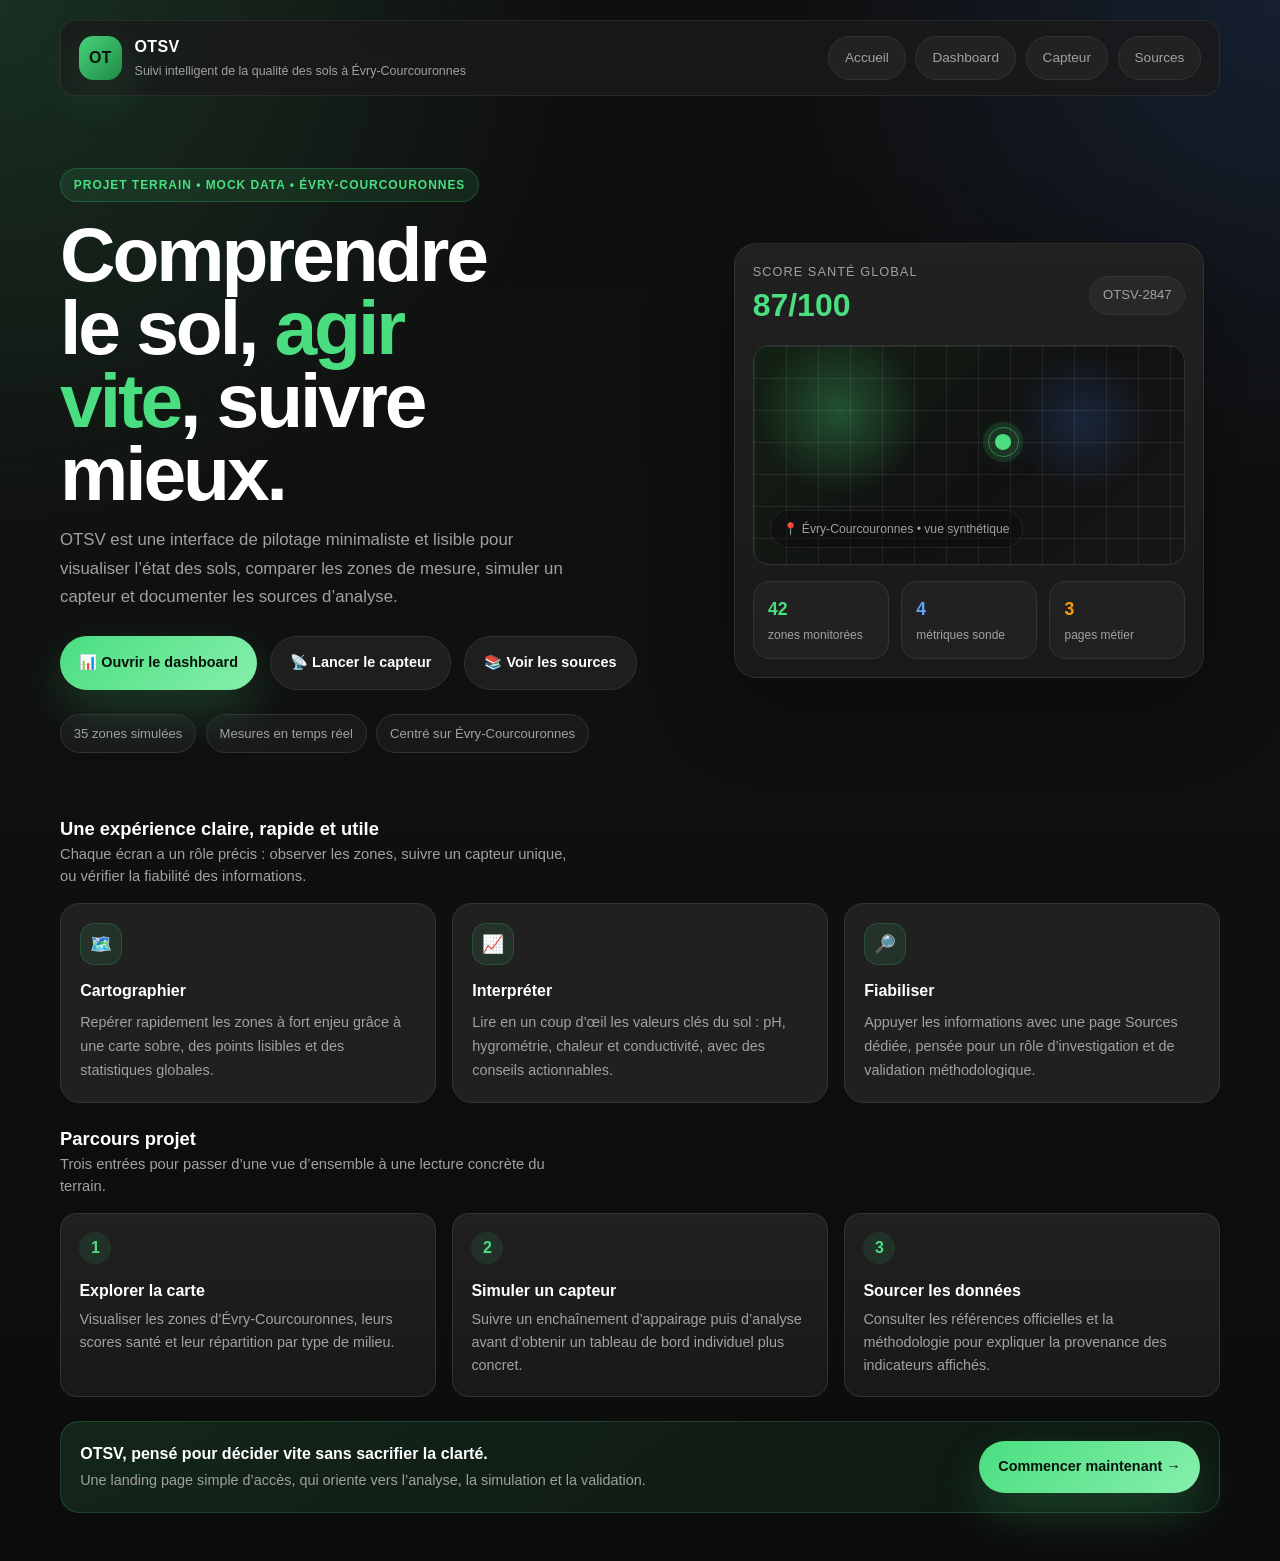
<file: index.html>
<!DOCTYPE html>
<html lang="fr">

<head>
    <meta charset="UTF-8">
    <meta name="viewport" content="width=device-width, initial-scale=1.0">
    <title>OTSV - Qualité des sols à Évry-Courcouronnes</title>
    <link rel="stylesheet" href="css/styles.css" />
    <style>
        body {
            overflow-x: hidden;
        }

        .landing {
            min-height: 100vh;
            position: relative;
            background:
                radial-gradient(circle at top left, rgba(74, 222, 128, 0.16), transparent 28%),
                radial-gradient(circle at top right, rgba(59, 130, 246, 0.14), transparent 24%),
                linear-gradient(180deg, #0f0f0f 0%, #101010 45%, #0c0c0c 100%);
            color: var(--text-primary);
        }

        .landing::before {
            content: "";
            position: fixed;
            inset: 0;
            pointer-events: none;
            background-image: linear-gradient(rgba(255, 255, 255, 0.03) 1px, transparent 1px),
                linear-gradient(90deg, rgba(255, 255, 255, 0.03) 1px, transparent 1px);
            background-size: 48px 48px;
            mask-image: linear-gradient(180deg, rgba(0, 0, 0, 0.35), transparent 85%);
            opacity: 0.35;
        }

        .landing__wrap {
            position: relative;
            z-index: 1;
            max-width: 1200px;
            margin: 0 auto;
            padding: 1.25rem 1.25rem 3rem;
        }

        .topbar {
            display: flex;
            align-items: center;
            justify-content: space-between;
            gap: 1rem;
            padding: 0.9rem 1.1rem;
            background: rgba(26, 26, 26, 0.78);
            backdrop-filter: blur(16px);
            border: 1px solid rgba(255, 255, 255, 0.08);
            border-radius: 1rem;
            position: sticky;
            top: 1rem;
            z-index: 20;
        }

        .brand {
            display: flex;
            align-items: center;
            gap: 0.8rem;
            min-width: 0;
        }

        .brand__mark {
            width: 2.7rem;
            height: 2.7rem;
            border-radius: 0.9rem;
            background: linear-gradient(135deg, rgba(74, 222, 128, 0.95), rgba(34, 197, 94, 0.65));
            display: grid;
            place-items: center;
            color: #08130b;
            font-weight: 800;
            box-shadow: 0 16px 48px rgba(74, 222, 128, 0.18);
        }

        .brand__text {
            display: flex;
            flex-direction: column;
            gap: 0.15rem;
            min-width: 0;
        }

        .brand__title {
            font-size: 1rem;
            font-weight: 700;
            letter-spacing: 0.02em;
        }

        .brand__subtitle {
            font-size: 0.78rem;
            color: var(--text-secondary);
        }

        .topnav {
            display: flex;
            flex-wrap: wrap;
            align-items: center;
            justify-content: flex-end;
            gap: 0.6rem;
        }

        .topnav a {
            text-decoration: none;
            color: var(--text-secondary);
            background: var(--bg-card);
            border: 1px solid var(--border);
            border-radius: 9999px;
            padding: 0.7rem 1rem;
            font-size: 0.85rem;
            transition: all 0.2s ease;
        }

        .topnav a:hover {
            color: var(--accent);
            border-color: var(--accent);
            transform: translateY(-1px);
        }

        .hero {
            display: grid;
            grid-template-columns: 1.2fr 0.95fr;
            gap: 1.5rem;
            align-items: center;
            padding: 4.5rem 0 2.5rem;
        }

        .hero__eyebrow {
            display: inline-flex;
            align-items: center;
            gap: 0.5rem;
            padding: 0.45rem 0.8rem;
            border-radius: 9999px;
            background: rgba(74, 222, 128, 0.1);
            color: var(--accent);
            border: 1px solid rgba(74, 222, 128, 0.22);
            font-size: 0.75rem;
            font-weight: 700;
            text-transform: uppercase;
            letter-spacing: 0.08em;
            margin-bottom: 1rem;
        }

        .hero h1 {
            font-size: clamp(2.4rem, 6vw, 4.9rem);
            line-height: 0.95;
            letter-spacing: -0.04em;
            margin-bottom: 1rem;
            max-width: 11ch;
        }

        .hero h1 span {
            color: var(--accent);
        }

        .hero__lead {
            font-size: 1.05rem;
            line-height: 1.7;
            color: var(--text-secondary);
            max-width: 56ch;
            margin-bottom: 1.5rem;
        }

        .hero__actions {
            display: flex;
            flex-wrap: wrap;
            gap: 0.8rem;
            margin-bottom: 1.5rem;
        }

        .btn {
            display: inline-flex;
            align-items: center;
            gap: 0.55rem;
            padding: 0.95rem 1.2rem;
            border-radius: 9999px;
            text-decoration: none;
            font-weight: 600;
            font-size: 0.9rem;
            transition: all 0.2s ease;
        }

        .btn--primary {
            background: linear-gradient(135deg, var(--accent), #86efac);
            color: #08130b;
            box-shadow: 0 20px 50px rgba(74, 222, 128, 0.22);
        }

        .btn--primary:hover {
            transform: translateY(-2px);
        }

        .btn--ghost {
            border: 1px solid var(--border);
            color: var(--text-primary);
            background: rgba(34, 34, 34, 0.8);
        }

        .btn--ghost:hover {
            border-color: var(--accent);
            color: var(--accent);
        }

        .hero__meta {
            display: flex;
            flex-wrap: wrap;
            gap: 0.6rem;
        }

        .meta-pill {
            padding: 0.55rem 0.8rem;
            border-radius: 9999px;
            background: rgba(255, 255, 255, 0.04);
            border: 1px solid var(--border);
            color: var(--text-secondary);
            font-size: 0.82rem;
        }

        .hero__visual {
            position: relative;
            padding: 1rem;
        }

        .glass-card {
            background: linear-gradient(180deg, rgba(34, 34, 34, 0.92), rgba(26, 26, 26, 0.92));
            border: 1px solid rgba(255, 255, 255, 0.08);
            border-radius: 1.4rem;
            box-shadow: 0 24px 80px rgba(0, 0, 0, 0.35);
            overflow: hidden;
        }

        .preview {
            padding: 1.1rem;
        }

        .preview__top {
            display: flex;
            justify-content: space-between;
            align-items: center;
            gap: 1rem;
            margin-bottom: 1rem;
        }

        .preview__label {
            color: var(--text-secondary);
            font-size: 0.8rem;
            text-transform: uppercase;
            letter-spacing: 0.08em;
        }

        .preview__score {
            font-size: 2rem;
            font-weight: 800;
            color: var(--accent);
        }

        .preview__map {
            height: 220px;
            border-radius: 1rem;
            border: 1px solid var(--border);
            background:
                radial-gradient(circle at 20% 30%, rgba(74, 222, 128, 0.28), transparent 22%),
                radial-gradient(circle at 76% 34%, rgba(59, 130, 246, 0.18), transparent 20%),
                linear-gradient(135deg, #132114 0%, #111111 55%, #171717 100%);
            position: relative;
            overflow: hidden;
            margin-bottom: 1rem;
        }

        .preview__map::before,
        .preview__map::after {
            content: "";
            position: absolute;
            inset: 0;
            background-image:
                linear-gradient(rgba(255, 255, 255, 0.04) 1px, transparent 1px),
                linear-gradient(90deg, rgba(255, 255, 255, 0.04) 1px, transparent 1px);
            background-size: 32px 32px;
        }

        .preview__pin {
            position: absolute;
            left: 58%;
            top: 44%;
            transform: translate(-50%, -50%);
            width: 1rem;
            height: 1rem;
            border-radius: 50%;
            background: var(--accent);
            box-shadow: 0 0 0 12px rgba(74, 222, 128, 0.12), 0 0 28px rgba(74, 222, 128, 0.5);
        }

        .preview__pin::after {
            content: "";
            position: absolute;
            inset: -0.45rem;
            border: 1px solid rgba(74, 222, 128, 0.45);
            border-radius: 50%;
        }

        .preview__badge {
            position: absolute;
            left: 1rem;
            bottom: 1rem;
            display: inline-flex;
            align-items: center;
            gap: 0.45rem;
            background: rgba(15, 15, 15, 0.82);
            border: 1px solid rgba(255, 255, 255, 0.08);
            border-radius: 9999px;
            padding: 0.55rem 0.8rem;
            font-size: 0.76rem;
            color: var(--text-secondary);
        }

        .preview__stats {
            display: grid;
            grid-template-columns: repeat(3, 1fr);
            gap: 0.75rem;
        }

        .mini-stat {
            padding: 0.9rem;
            border-radius: 1rem;
            background: rgba(255, 255, 255, 0.03);
            border: 1px solid var(--border);
        }

        .mini-stat__value {
            font-size: 1.1rem;
            font-weight: 700;
            margin-bottom: 0.2rem;
        }

        .mini-stat__label {
            font-size: 0.75rem;
            color: var(--text-secondary);
        }

        .section {
            padding: 1.4rem 0 0;
        }

        .section__header {
            display: flex;
            justify-content: space-between;
            align-items: end;
            gap: 1rem;
            margin-bottom: 1rem;
        }

        .section__title {
            font-size: 1.15rem;
            font-weight: 700;
        }

        .section__subtitle {
            color: var(--text-secondary);
            font-size: 0.92rem;
            max-width: 62ch;
        }

        .grid-3 {
            display: grid;
            grid-template-columns: repeat(3, 1fr);
            gap: 1rem;
        }

        .card {
            background: rgba(34, 34, 34, 0.92);
            border: 1px solid var(--border);
            border-radius: 1.2rem;
            padding: 1.2rem;
        }

        .card__icon {
            width: 2.6rem;
            height: 2.6rem;
            border-radius: 0.9rem;
            display: grid;
            place-items: center;
            background: rgba(74, 222, 128, 0.1);
            border: 1px solid rgba(74, 222, 128, 0.18);
            margin-bottom: 0.9rem;
            font-size: 1.1rem;
        }

        .card__title {
            font-size: 1rem;
            font-weight: 700;
            margin-bottom: 0.5rem;
        }

        .card__text {
            color: var(--text-secondary);
            font-size: 0.9rem;
            line-height: 1.65;
        }

        .flow {
            display: grid;
            grid-template-columns: repeat(3, 1fr);
            gap: 1rem;
        }

        .flow__step {
            position: relative;
            padding: 1.15rem;
            border-radius: 1rem;
            background: linear-gradient(180deg, rgba(34, 34, 34, 0.95), rgba(26, 26, 26, 0.95));
            border: 1px solid var(--border);
        }

        .flow__step-number {
            display: inline-flex;
            align-items: center;
            justify-content: center;
            width: 2rem;
            height: 2rem;
            border-radius: 50%;
            background: var(--accent-dim);
            color: var(--accent);
            font-weight: 800;
            margin-bottom: 0.9rem;
        }

        .flow__step-title {
            font-weight: 700;
            margin-bottom: 0.35rem;
        }

        .flow__step-text {
            color: var(--text-secondary);
            font-size: 0.9rem;
            line-height: 1.6;
        }

        .cta-band {
            margin-top: 1.5rem;
            padding: 1.2rem;
            border-radius: 1.2rem;
            background: linear-gradient(135deg, rgba(74, 222, 128, 0.12), rgba(34, 197, 94, 0.06));
            border: 1px solid rgba(74, 222, 128, 0.18);
            display: flex;
            align-items: center;
            justify-content: space-between;
            gap: 1rem;
        }

        .cta-band strong {
            display: block;
            margin-bottom: 0.25rem;
        }

        .cta-band p {
            color: var(--text-secondary);
            font-size: 0.9rem;
        }

        @media (max-width: 900px) {
            .hero,
            .grid-3,
            .flow {
                grid-template-columns: 1fr;
            }

            .topbar,
            .section__header,
            .cta-band {
                flex-direction: column;
                align-items: flex-start;
            }
        }
    </style>
</head>

<body>
    <main class="landing">
        <div class="landing__wrap">
            <header class="topbar">
                <div class="brand">
                    <div class="brand__mark">OT</div>
                    <div class="brand__text">
                        <div class="brand__title">OTSV</div>
                        <div class="brand__subtitle">Suivi intelligent de la qualité des sols à Évry-Courcouronnes</div>
                    </div>
                </div>
                <nav class="topnav">
                    <a href="index.html">Accueil</a>
                    <a href="dashboard-sol.html">Dashboard</a>
                    <a href="capteur.html">Capteur</a>
                    <a href="sources.html">Sources</a>
                </nav>
            </header>

            <section class="hero">
                <div>
                    <div class="hero__eyebrow">Projet terrain • mock data • Évry-Courcouronnes</div>
                    <h1>Comprendre le sol, <span>agir vite</span>, suivre mieux.</h1>
                    <p class="hero__lead">
                        OTSV est une interface de pilotage minimaliste et lisible pour visualiser l’état des sols,
                        comparer les zones de mesure, simuler un capteur et documenter les sources d’analyse.
                    </p>
                    <div class="hero__actions">
                        <a class="btn btn--primary" href="dashboard-sol.html">📊 Ouvrir le dashboard</a>
                        <a class="btn btn--ghost" href="capteur.html">📡 Lancer le capteur</a>
                        <a class="btn btn--ghost" href="sources.html">📚 Voir les sources</a>
                    </div>
                    <div class="hero__meta">
                        <div class="meta-pill">35 zones simulées</div>
                        <div class="meta-pill">Mesures en temps réel</div>
                        <div class="meta-pill">Centré sur Évry-Courcouronnes</div>
                    </div>
                </div>

                <div class="hero__visual">
                    <div class="glass-card preview">
                        <div class="preview__top">
                            <div>
                                <div class="preview__label">Score santé global</div>
                                <div class="preview__score">87/100</div>
                            </div>
                            <div class="meta-pill">OTSV-2847</div>
                        </div>

                        <div class="preview__map">
                            <div class="preview__pin"></div>
                            <div class="preview__badge">📍 Évry-Courcouronnes • vue synthétique</div>
                        </div>

                        <div class="preview__stats">
                            <div class="mini-stat">
                                <div class="mini-stat__value" style="color: var(--accent);">42</div>
                                <div class="mini-stat__label">zones monitorées</div>
                            </div>
                            <div class="mini-stat">
                                <div class="mini-stat__value" style="color: #60a5fa;">4</div>
                                <div class="mini-stat__label">métriques sonde</div>
                            </div>
                            <div class="mini-stat">
                                <div class="mini-stat__value" style="color: #f59e0b;">3</div>
                                <div class="mini-stat__label">pages métier</div>
                            </div>
                        </div>
                    </div>
                </div>
            </section>

            <section class="section">
                <div class="section__header">
                    <div>
                        <div class="section__title">Une expérience claire, rapide et utile</div>
                        <div class="section__subtitle">
                            Chaque écran a un rôle précis : observer les zones, suivre un capteur unique, ou
                            vérifier la fiabilité des informations.
                        </div>
                    </div>
                </div>
                <div class="grid-3">
                    <article class="card">
                        <div class="card__icon">🗺️</div>
                        <div class="card__title">Cartographier</div>
                        <div class="card__text">
                            Repérer rapidement les zones à fort enjeu grâce à une carte sobre, des points lisibles et
                            des statistiques globales.
                        </div>
                    </article>
                    <article class="card">
                        <div class="card__icon">📈</div>
                        <div class="card__title">Interpréter</div>
                        <div class="card__text">
                            Lire en un coup d’œil les valeurs clés du sol : pH, hygrométrie, chaleur et conductivité,
                            avec des conseils actionnables.
                        </div>
                    </article>
                    <article class="card">
                        <div class="card__icon">🔎</div>
                        <div class="card__title">Fiabiliser</div>
                        <div class="card__text">
                            Appuyer les informations avec une page Sources dédiée, pensée pour un rôle d’investigation
                            et de validation méthodologique.
                        </div>
                    </article>
                </div>
            </section>

            <section class="section">
                <div class="section__header">
                    <div>
                        <div class="section__title">Parcours projet</div>
                        <div class="section__subtitle">
                            Trois entrées pour passer d’une vue d’ensemble à une lecture concrète du terrain.
                        </div>
                    </div>
                </div>
                <div class="flow">
                    <div class="flow__step">
                        <div class="flow__step-number">1</div>
                        <div class="flow__step-title">Explorer la carte</div>
                        <div class="flow__step-text">
                            Visualiser les zones d’Évry-Courcouronnes, leurs scores santé et leur répartition par
                            type de milieu.
                        </div>
                    </div>
                    <div class="flow__step">
                        <div class="flow__step-number">2</div>
                        <div class="flow__step-title">Simuler un capteur</div>
                        <div class="flow__step-text">
                            Suivre un enchaînement d’appairage puis d’analyse avant d’obtenir un tableau de bord
                            individuel plus concret.
                        </div>
                    </div>
                    <div class="flow__step">
                        <div class="flow__step-number">3</div>
                        <div class="flow__step-title">Sourcer les données</div>
                        <div class="flow__step-text">
                            Consulter les références officielles et la méthodologie pour expliquer la provenance des
                            indicateurs affichés.
                        </div>
                    </div>
                </div>
            </section>

            <div class="cta-band">
                <div>
                    <strong>OTSV, pensé pour décider vite sans sacrifier la clarté.</strong>
                    <p>Une landing page simple d’accès, qui oriente vers l’analyse, la simulation et la validation.</p>
                </div>
                <a class="btn btn--primary" href="dashboard-sol.html">Commencer maintenant →</a>
            </div>
        </div>
    </main>
</body>

</html>
</file>
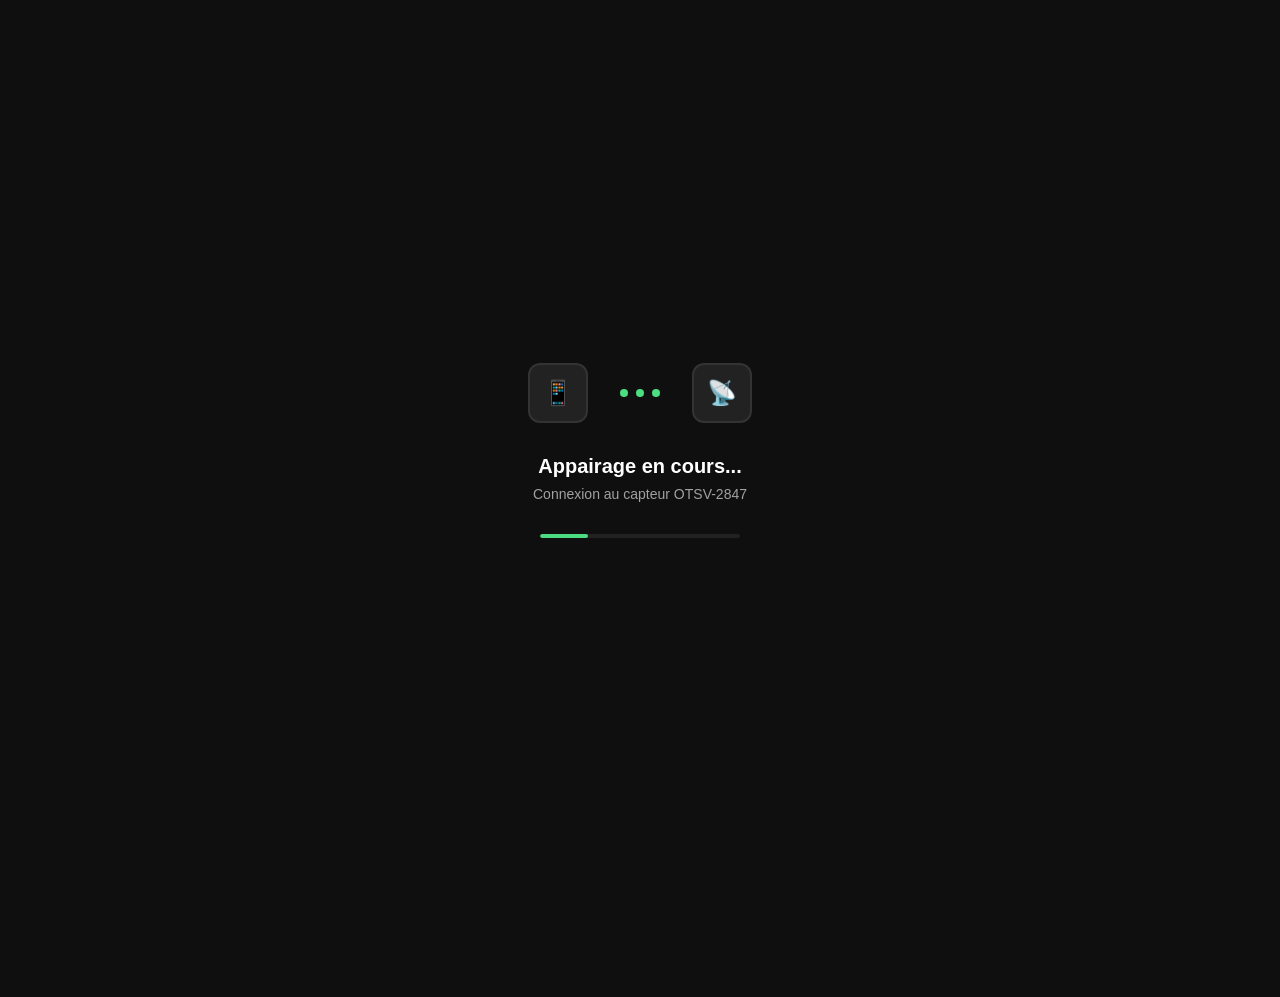
<file: capteur.html>
<!DOCTYPE html>
<html lang="fr">

<head>
    <meta charset="UTF-8">
    <meta name="viewport" content="width=device-width, initial-scale=1.0">
    <title>OTSV - Mon Capteur</title>
    <style>
        * {
            margin: 0;
            padding: 0;
            box-sizing: border-box;
        }

        :root {
            --bg-primary: #0f0f0f;
            --bg-secondary: #1a1a1a;
            --bg-card: #222222;
            --accent: #4ade80;
            --accent-dim: rgba(74, 222, 128, 0.1);
            --text-primary: #ffffff;
            --text-secondary: #a1a1a1;
            --text-muted: #6b6b6b;
            --border: #333333;
            --danger: #ef4444;
            --warning: #f59e0b;
            --success: #22c55e;
        }

        body {
            font-family: -apple-system, BlinkMacSystemFont, 'Segoe UI', Roboto, sans-serif;
            background: var(--bg-primary);
            color: var(--text-primary);
            min-height: 100vh;
            display: flex;
            align-items: center;
            justify-content: center;
        }

        /* ========== Loading Screens ========== */
        .loading-screen {
            position: fixed;
            top: 0;
            left: 0;
            width: 100%;
            height: 100%;
            background: var(--bg-primary);
            display: flex;
            flex-direction: column;
            align-items: center;
            justify-content: center;
            z-index: 1000;
            transition: opacity 0.5s ease, visibility 0.5s ease;
        }

        .loading-screen.hidden {
            opacity: 0;
            visibility: hidden;
        }

        .loading-icon {
            width: 80px;
            height: 80px;
            margin-bottom: 2rem;
            position: relative;
        }

        /* Pairing animation */
        .pairing-animation {
            display: flex;
            align-items: center;
            justify-content: center;
            gap: 2rem;
        }

        .device-icon {
            width: 60px;
            height: 60px;
            background: var(--bg-card);
            border: 2px solid var(--border);
            border-radius: 12px;
            display: flex;
            align-items: center;
            justify-content: center;
            font-size: 1.5rem;
        }

        .connection-dots {
            display: flex;
            gap: 8px;
        }

        .connection-dots span {
            width: 8px;
            height: 8px;
            background: var(--accent);
            border-radius: 50%;
            animation: pulse-dot 1.5s ease-in-out infinite;
        }

        .connection-dots span:nth-child(2) {
            animation-delay: 0.2s;
        }

        .connection-dots span:nth-child(3) {
            animation-delay: 0.4s;
        }

        @keyframes pulse-dot {

            0%,
            100% {
                opacity: 0.3;
                transform: scale(0.8);
            }

            50% {
                opacity: 1;
                transform: scale(1.2);
            }
        }

        /* Analyze animation */
        .analyze-animation {
            width: 80px;
            height: 80px;
            border: 3px solid var(--border);
            border-top-color: var(--accent);
            border-radius: 50%;
            animation: spin 1s linear infinite;
        }

        @keyframes spin {
            to {
                transform: rotate(360deg);
            }
        }

        .loading-title {
            font-size: 1.25rem;
            font-weight: 600;
            margin-bottom: 0.5rem;
        }

        .loading-subtitle {
            font-size: 0.875rem;
            color: var(--text-secondary);
        }

        .progress-bar {
            width: 200px;
            height: 4px;
            background: var(--bg-card);
            border-radius: 2px;
            margin-top: 2rem;
            overflow: hidden;
        }

        .progress-fill {
            height: 100%;
            background: var(--accent);
            border-radius: 2px;
            transition: width 0.3s ease;
        }

        /* ========== Dashboard ========== */
        .dashboard {
            width: 100%;
            max-width: 900px;
            padding: 2rem;
            opacity: 0;
            transform: translateY(20px);
            transition: opacity 0.5s ease, transform 0.5s ease;
        }

        .dashboard.visible {
            opacity: 1;
            transform: translateY(0);
        }

        .dashboard-header {
            text-align: center;
            margin-bottom: 2rem;
        }

        .dashboard-header h1 {
            font-size: 1.5rem;
            font-weight: 600;
            margin-bottom: 0.5rem;
            display: flex;
            align-items: center;
            justify-content: center;
            gap: 0.5rem;
        }

        .dashboard-header h1 span {
            color: var(--accent);
        }

        .sensor-badge {
            display: inline-flex;
            align-items: center;
            gap: 0.5rem;
            background: var(--accent-dim);
            color: var(--accent);
            padding: 0.5rem 1rem;
            border-radius: 2rem;
            font-size: 0.75rem;
            font-weight: 600;
        }

        .sensor-badge::before {
            content: "";
            width: 8px;
            height: 8px;
            background: var(--accent);
            border-radius: 50%;
            animation: blink 2s infinite;
        }

        @keyframes blink {

            0%,
            100% {
                opacity: 1;
            }

            50% {
                opacity: 0.3;
            }
        }

        .location-info {
            margin-top: 1rem;
            font-size: 0.875rem;
            color: var(--text-secondary);
        }

        /* Score Card */
        .score-card {
            background: linear-gradient(135deg, var(--bg-card) 0%, var(--bg-secondary) 100%);
            border-radius: 1.5rem;
            padding: 2rem;
            text-align: center;
            margin-bottom: 1.5rem;
            border: 1px solid var(--border);
        }

        .score-label {
            font-size: 0.75rem;
            text-transform: uppercase;
            letter-spacing: 0.1em;
            color: var(--text-secondary);
            margin-bottom: 0.5rem;
        }

        .score-value {
            font-size: 4rem;
            font-weight: 700;
            color: var(--accent);
            line-height: 1;
        }

        .score-value span {
            font-size: 1.5rem;
            color: var(--text-secondary);
        }

        .score-status {
            margin-top: 1rem;
            font-size: 0.875rem;
            color: var(--accent);
            display: flex;
            align-items: center;
            justify-content: center;
            gap: 0.5rem;
        }

        /* Metrics Grid */
        .metrics-grid {
            display: grid;
            grid-template-columns: repeat(2, 1fr);
            gap: 1rem;
            margin-bottom: 1.5rem;
        }

        .metric-card {
            background: var(--bg-card);
            border-radius: 1rem;
            padding: 1.5rem;
            border: 1px solid var(--border);
        }

        .metric-header {
            display: flex;
            justify-content: space-between;
            align-items: center;
            margin-bottom: 1rem;
        }

        .metric-icon {
            width: 40px;
            height: 40px;
            border-radius: 10px;
            display: flex;
            align-items: center;
            justify-content: center;
            font-size: 1.25rem;
        }

        .metric-status {
            width: 10px;
            height: 10px;
            border-radius: 50%;
        }

        .status-good {
            background: var(--success);
        }

        .status-warning {
            background: var(--warning);
        }

        .status-danger {
            background: var(--danger);
        }

        .metric-label {
            font-size: 0.7rem;
            text-transform: uppercase;
            letter-spacing: 0.05em;
            color: var(--text-secondary);
            margin-bottom: 0.25rem;
        }

        .metric-value {
            font-size: 1.75rem;
            font-weight: 700;
        }

        .metric-unit {
            font-size: 0.875rem;
            color: var(--text-secondary);
            font-weight: 400;
        }

        .metric-range {
            margin-top: 0.75rem;
            font-size: 0.7rem;
            color: var(--text-muted);
        }

        /* Conseils Card */
        .conseils-card {
            background: var(--bg-card);
            border-radius: 1rem;
            padding: 1.5rem;
            border: 1px solid var(--border);
            margin-bottom: 1.5rem;
        }

        .conseils-title {
            font-size: 0.9rem;
            font-weight: 600;
            margin-bottom: 1rem;
            display: flex;
            align-items: center;
            gap: 0.5rem;
        }

        .conseils-list {
            display: flex;
            flex-direction: column;
            gap: 0.75rem;
        }

        .conseil-item {
            display: flex;
            gap: 1rem;
            padding: 1rem;
            background: var(--bg-secondary);
            border-radius: 0.75rem;
            border-left: 3px solid var(--accent);
        }

        .conseil-item--warning {
            border-left-color: var(--warning);
        }

        .conseil-item--danger {
            border-left-color: var(--danger);
        }

        .conseil-icon {
            font-size: 1.25rem;
            flex-shrink: 0;
        }

        .conseil-content {
            flex: 1;
        }

        .conseil-title {
            font-size: 0.85rem;
            font-weight: 600;
            margin-bottom: 0.25rem;
        }

        .conseil-description {
            font-size: 0.8rem;
            color: var(--text-secondary);
            line-height: 1.5;
        }

        .conseil-tag {
            display: inline-block;
            margin-top: 0.5rem;
            padding: 0.2rem 0.5rem;
            background: var(--accent-dim);
            color: var(--accent);
            border-radius: 0.25rem;
            font-size: 0.65rem;
            font-weight: 600;
            text-transform: uppercase;
        }

        .conseil-tag--warning {
            background: rgba(245, 158, 11, 0.15);
            color: var(--warning);
        }

        .all-good {
            text-align: center;
            padding: 1.5rem;
            color: var(--accent);
        }

        .all-good-icon {
            font-size: 2rem;
            margin-bottom: 0.5rem;
        }

        /* Last Update */
        .last-update {
            text-align: center;
            font-size: 0.75rem;
            color: var(--text-muted);
        }

        .refresh-btn {
            display: inline-flex;
            align-items: center;
            gap: 0.5rem;
            margin-top: 1rem;
            padding: 0.75rem 1.5rem;
            background: var(--bg-card);
            border: 1px solid var(--border);
            border-radius: 0.5rem;
            color: var(--text-primary);
            font-size: 0.875rem;
            cursor: pointer;
            transition: all 0.2s ease;
        }

        .refresh-btn:hover {
            border-color: var(--accent);
            color: var(--accent);
        }

        @media (max-width: 600px) {
            .metrics-grid {
                grid-template-columns: 1fr;
            }

            .npk-grid {
                grid-template-columns: 1fr;
                gap: 0.75rem;
            }

            .pairing-animation {
                flex-direction: column;
                gap: 1rem;
            }

            .connection-dots {
                transform: rotate(90deg);
            }
        }
    </style>
</head>

<body>
    <!-- Loading Screen 1: Pairing -->
    <div class="loading-screen" id="pairing-screen">
        <div class="pairing-animation">
            <div class="device-icon">📱</div>
            <div class="connection-dots">
                <span></span>
                <span></span>
                <span></span>
            </div>
            <div class="device-icon">📡</div>
        </div>
        <h2 class="loading-title" style="margin-top: 2rem;">Appairage en cours...</h2>
        <p class="loading-subtitle">Connexion au capteur OTSV-2847</p>
        <div class="progress-bar">
            <div class="progress-fill" id="pairing-progress" style="width: 0%;"></div>
        </div>
    </div>

    <!-- Loading Screen 2: Analyzing -->
    <div class="loading-screen hidden" id="analyze-screen">
        <div class="analyze-animation"></div>
        <h2 class="loading-title" style="margin-top: 2rem;">Analyse des données...</h2>
        <p class="loading-subtitle">Traitement des mesures du capteur</p>
        <div class="progress-bar">
            <div class="progress-fill" id="analyze-progress" style="width: 0%;"></div>
        </div>
    </div>

    <!-- Dashboard -->
    <main class="dashboard" id="dashboard">
        <header class="dashboard-header">
            <h1>🌱 <span>OTSV</span> Mon Capteur</h1>
            <div class="sensor-badge">Capteur OTSV-2847 connecté</div>
            <p class="location-info">📍 Jardin - 12 Rue des Lilas, Évry-Courcouronnes</p>
        </header>

        <!-- Score Card -->
        <div class="score-card">
            <div class="score-label">Score Santé du Sol</div>
            <div class="score-value">87<span>/100</span></div>
            <div class="score-status">✓ Bon état général</div>
        </div>

        <!-- Metrics Grid -->
        <div class="metrics-grid">
            <div class="metric-card">
                <div class="metric-header">
                    <div class="metric-icon" style="background: rgba(59, 130, 246, 0.2);">💧</div>
                    <div class="metric-status status-good"></div>
                </div>
                <div class="metric-label">pH du Sol</div>
                <div class="metric-value">6.8</div>
                <div class="metric-range">Optimal : 6.5 - 7.2</div>
            </div>

            <div class="metric-card">
                <div class="metric-header">
                    <div class="metric-icon" style="background: rgba(74, 222, 128, 0.2);">💦</div>
                    <div class="metric-status status-good"></div>
                </div>
                <div class="metric-label">Hygrométrie</div>
                <div class="metric-value">42 <span class="metric-unit">%</span></div>
                <div class="metric-range">Optimal : 35% - 55%</div>
            </div>

            <div class="metric-card">
                <div class="metric-header">
                    <div class="metric-icon" style="background: rgba(239, 68, 68, 0.2);">🌡️</div>
                    <div class="metric-status status-good"></div>
                </div>
                <div class="metric-label">Température Sol</div>
                <div class="metric-value">18.5 <span class="metric-unit">°C</span></div>
                <div class="metric-range">Optimal : 15°C - 22°C</div>
            </div>

            <div class="metric-card">
                <div class="metric-header">
                    <div class="metric-icon" style="background: rgba(99, 102, 241, 0.2);">⚡</div>
                    <div class="metric-status status-warning"></div>
                </div>
                <div class="metric-label">Conductivité</div>
                <div class="metric-value">1.4 <span class="metric-unit">dS/m</span></div>
                <div class="metric-range">Optimal : 0.5 - 1.5 dS/m</div>
            </div>
        </div>

        <!-- Conseils Card -->
        <div class="conseils-card" id="conseils-card">
            <div class="conseils-title">💡 Conseils personnalisés</div>
            <div class="conseils-list" id="conseils-list">
                <!-- Dynamically populated -->
            </div>
        </div>

        <!-- Last Update -->
        <div class="last-update">
            Dernière mesure : il y a 2 minutes
            <br>
            <button class="refresh-btn" onclick="refreshData()">
                🔄 Actualiser les données
            </button>
        </div>
    </main>

    <script>
        // Generate conseils based on metrics (strict thresholds for more frequent advice)
        function generateConseils(ph, humidity, temp, conductivity) {
            const conseils = [];

            // pH conseils - plage optimale très stricte : 6.8 - 7.0
            if (ph < 6.5) {
                conseils.push({
                    icon: '🧪',
                    title: 'Sol trop acide',
                    description: 'Ajoutez de la chaux ou de la cendre de bois pour remonter le pH. Évitez les engrais acidifiants comme le sulfate d\'ammonium.',
                    tag: 'Urgent',
                    level: 'danger'
                });
            } else if (ph < 6.8) {
                conseils.push({
                    icon: '🧪',
                    title: 'pH légèrement acide',
                    description: 'Un léger apport de chaux dolomitique ou de coquilles d\'œufs broyées peut optimiser le pH pour une meilleure absorption des nutriments.',
                    tag: 'Optimisation',
                    level: 'normal'
                });
            } else if (ph > 7.2) {
                conseils.push({
                    icon: '🧪',
                    title: 'Sol trop alcalin',
                    description: 'Incorporez du soufre élémentaire ou du compost acide. Le paillage d\'aiguilles de pin peut aussi aider.',
                    tag: 'Important',
                    level: 'warning'
                });
            } else if (ph > 7.0) {
                conseils.push({
                    icon: '🧪',
                    title: 'pH légèrement élevé',
                    description: 'Ajoutez du compost ou du marc de café pour légèrement acidifier le sol. Favorise l\'absorption du fer et du manganèse.',
                    tag: 'Optimisation',
                    level: 'normal'
                });
            }

            // Humidity conseils - plage optimale stricte : 40% - 50%
            if (humidity < 30) {
                conseils.push({
                    icon: '💧',
                    title: 'Sol très sec',
                    description: 'Arrosez immédiatement en profondeur. Le stress hydrique peut endommager les racines de façon irréversible.',
                    tag: 'Urgent',
                    level: 'danger'
                });
            } else if (humidity < 40) {
                conseils.push({
                    icon: '💧',
                    title: 'Humidité insuffisante',
                    description: 'Arrosez en profondeur et ajoutez un paillis organique (5-10cm) pour conserver l\'humidité. Privilégiez l\'arrosage tôt le matin.',
                    tag: 'Action requise',
                    level: 'warning'
                });
            } else if (humidity > 55) {
                conseils.push({
                    icon: '💧',
                    title: 'Excès d\'humidité',
                    description: 'Améliorez le drainage en ajoutant du sable ou du gravier. Réduisez la fréquence d\'arrosage et aérez le sol.',
                    tag: 'Important',
                    level: 'warning'
                });
            } else if (humidity > 50) {
                conseils.push({
                    icon: '💧',
                    title: 'Humidité élevée',
                    description: 'Surveillez l\'apparition de maladies fongiques. Espacez les arrosages et favorisez l\'aération du sol.',
                    tag: 'Vigilance',
                    level: 'normal'
                });
            }

            // Temperature conseils - plage optimale stricte : 17°C - 20°C
            if (temp < 12) {
                conseils.push({
                    icon: '🌡️',
                    title: 'Sol trop froid',
                    description: 'Activité biologique très ralentie. Utilisez un paillis foncé et un voile de forçage. Reportez les plantations sensibles.',
                    tag: 'Urgent',
                    level: 'danger'
                });
            } else if (temp < 17) {
                conseils.push({
                    icon: '🌡️',
                    title: 'Température fraîche',
                    description: 'La minéralisation de l\'azote est ralentie. Utilisez un paillis foncé pour absorber la chaleur ou attendez pour les semis.',
                    tag: 'Conseil',
                    level: 'normal'
                });
            } else if (temp > 25) {
                conseils.push({
                    icon: '🌡️',
                    title: 'Sol trop chaud',
                    description: 'Stress thermique pour les racines. Appliquez un paillis clair épais et arrosez copieusement en fin de journée.',
                    tag: 'Important',
                    level: 'warning'
                });
            } else if (temp > 20) {
                conseils.push({
                    icon: '🌡️',
                    title: 'Température élevée',
                    description: 'Appliquez un paillis clair pour réfléchir la chaleur. Évitez le binage en pleine chaleur pour préserver l\'humidité.',
                    tag: 'Conseil',
                    level: 'normal'
                });
            }

            // Conductivity conseils - plage optimale stricte : 0.8 - 1.2 dS/m
            if (conductivity > 1.8) {
                conseils.push({
                    icon: '⚡',
                    title: 'Salinité très élevée',
                    description: 'Risque de brûlure des racines. Effectuez un lessivage urgent avec un arrosage très abondant.',
                    tag: 'Urgent',
                    level: 'danger'
                });
            } else if (conductivity > 1.2) {
                conseils.push({
                    icon: '⚡',
                    title: 'Salinité élevée',
                    description: 'Effectuez un lessivage avec un arrosage abondant. Réduisez l\'apport d\'engrais chimiques et privilégiez le compost.',
                    tag: 'Important',
                    level: 'warning'
                });
            } else if (conductivity < 0.5) {
                conseils.push({
                    icon: '⚡',
                    title: 'Sol peu fertile',
                    description: 'Le sol manque de nutriments solubles. Apportez un engrais équilibré ou du compost mûr pour enrichir le sol.',
                    tag: 'Action requise',
                    level: 'warning'
                });
            } else if (conductivity < 0.8) {
                conseils.push({
                    icon: '⚡',
                    title: 'Fertilité modérée',
                    description: 'Un apport léger de compost ou d\'engrais organique peut améliorer la disponibilité des nutriments.',
                    tag: 'Optimisation',
                    level: 'normal'
                });
            }

            // Conseils généraux basés sur combinaisons
            if (humidity < 40 && temp > 20) {
                conseils.push({
                    icon: '☀️',
                    title: 'Stress hydrique imminent',
                    description: 'Combinaison chaleur/sécheresse défavorable. Paillez généreusement et arrosez en soirée pour limiter l\'évaporation.',
                    tag: 'Alerte',
                    level: 'warning'
                });
            }

            if (conductivity > 1.2 && humidity < 45) {
                conseils.push({
                    icon: '⚠️',
                    title: 'Concentration saline',
                    description: 'Le manque d\'eau concentre les sels. Arrosez abondamment pour diluer et lessiver les excès de minéraux.',
                    tag: 'Alerte',
                    level: 'warning'
                });
            }

            if (ph < 6.8 && conductivity < 0.8) {
                conseils.push({
                    icon: '🔬',
                    title: 'Sol appauvri',
                    description: 'Le sol acide et peu fertile nécessite un amendement complet : chaulage + compost mûr pour restaurer l\'équilibre.',
                    tag: 'Expert',
                    level: 'warning'
                });
            }

            return conseils;
        }

        function renderConseils() {
            // Get current values from the page
            const metrics = document.querySelectorAll('.metric-value');
            const ph = parseFloat(metrics[0].textContent);
            const humidity = parseInt(metrics[1].textContent);
            const temp = parseFloat(metrics[2].textContent);
            const conductivity = parseFloat(metrics[3].textContent);

            const conseils = generateConseils(ph, humidity, temp, conductivity);
            const conseilsList = document.getElementById('conseils-list');

            if (conseils.length === 0) {
                conseilsList.innerHTML = `
                    <div class="all-good">
                        <div class="all-good-icon">✨</div>
                        <div>Excellent ! Tous vos indicateurs sont dans les plages optimales.</div>
                    </div>
                `;
            } else {
                conseilsList.innerHTML = conseils.map(c => `
                    <div class="conseil-item${c.level === 'warning' ? ' conseil-item--warning' : c.level === 'danger' ? ' conseil-item--danger' : ''}">
                        <div class="conseil-icon">${c.icon}</div>
                        <div class="conseil-content">
                            <div class="conseil-title">${c.title}</div>
                            <div class="conseil-description">${c.description}</div>
                            <span class="conseil-tag${c.level === 'warning' ? ' conseil-tag--warning' : ''}">${c.tag}</span>
                        </div>
                    </div>
                `).join('');
            }
        }

        // Simulate pairing process (5 seconds)
        const pairingScreen = document.getElementById('pairing-screen');
        const pairingProgress = document.getElementById('pairing-progress');
        const analyzeScreen = document.getElementById('analyze-screen');
        const analyzeProgress = document.getElementById('analyze-progress');
        const dashboard = document.getElementById('dashboard');

        let pairingPercent = 0;
        const pairingInterval = setInterval(() => {
            pairingPercent += 2;
            pairingProgress.style.width = pairingPercent + '%';

            if (pairingPercent >= 100) {
                clearInterval(pairingInterval);

                // Transition to analyze screen
                setTimeout(() => {
                    pairingScreen.classList.add('hidden');
                    analyzeScreen.classList.remove('hidden');

                    // Start analyze progress (3 seconds)
                    let analyzePercent = 0;
                    const analyzeInterval = setInterval(() => {
                        analyzePercent += 3.33;
                        analyzeProgress.style.width = Math.min(analyzePercent, 100) + '%';

                        if (analyzePercent >= 100) {
                            clearInterval(analyzeInterval);

                            // Show dashboard
                            setTimeout(() => {
                                analyzeScreen.classList.add('hidden');
                                dashboard.classList.add('visible');
                                renderConseils();
                            }, 300);
                        }
                    }, 100);
                }, 300);
            }
        }, 100);

        // Refresh data function
        function refreshData() {
            // Simulate data refresh with random variations
            const metrics = document.querySelectorAll('.metric-value');

            // pH
            const newPh = (6.5 + Math.random() * 0.7).toFixed(1);
            metrics[0].textContent = newPh;

            // Humidity
            const newHumidity = Math.round(35 + Math.random() * 20);
            metrics[1].innerHTML = newHumidity + ' <span class="metric-unit">%</span>';

            // Temperature
            const newTemp = (15 + Math.random() * 7).toFixed(1);
            metrics[2].innerHTML = newTemp + ' <span class="metric-unit">°C</span>';

            // Conductivity
            const newCond = (0.8 + Math.random() * 0.8).toFixed(1);
            metrics[3].innerHTML = newCond + ' <span class="metric-unit">dS/m</span>';

            // Update conseils
            renderConseils();

            // Update timestamp
            document.querySelector('.last-update').innerHTML =
                'Dernière mesure : à l\'instant<br><button class="refresh-btn" onclick="refreshData()">🔄 Actualiser les données</button>';
        }
    </script>
</body>

</html>
</file>
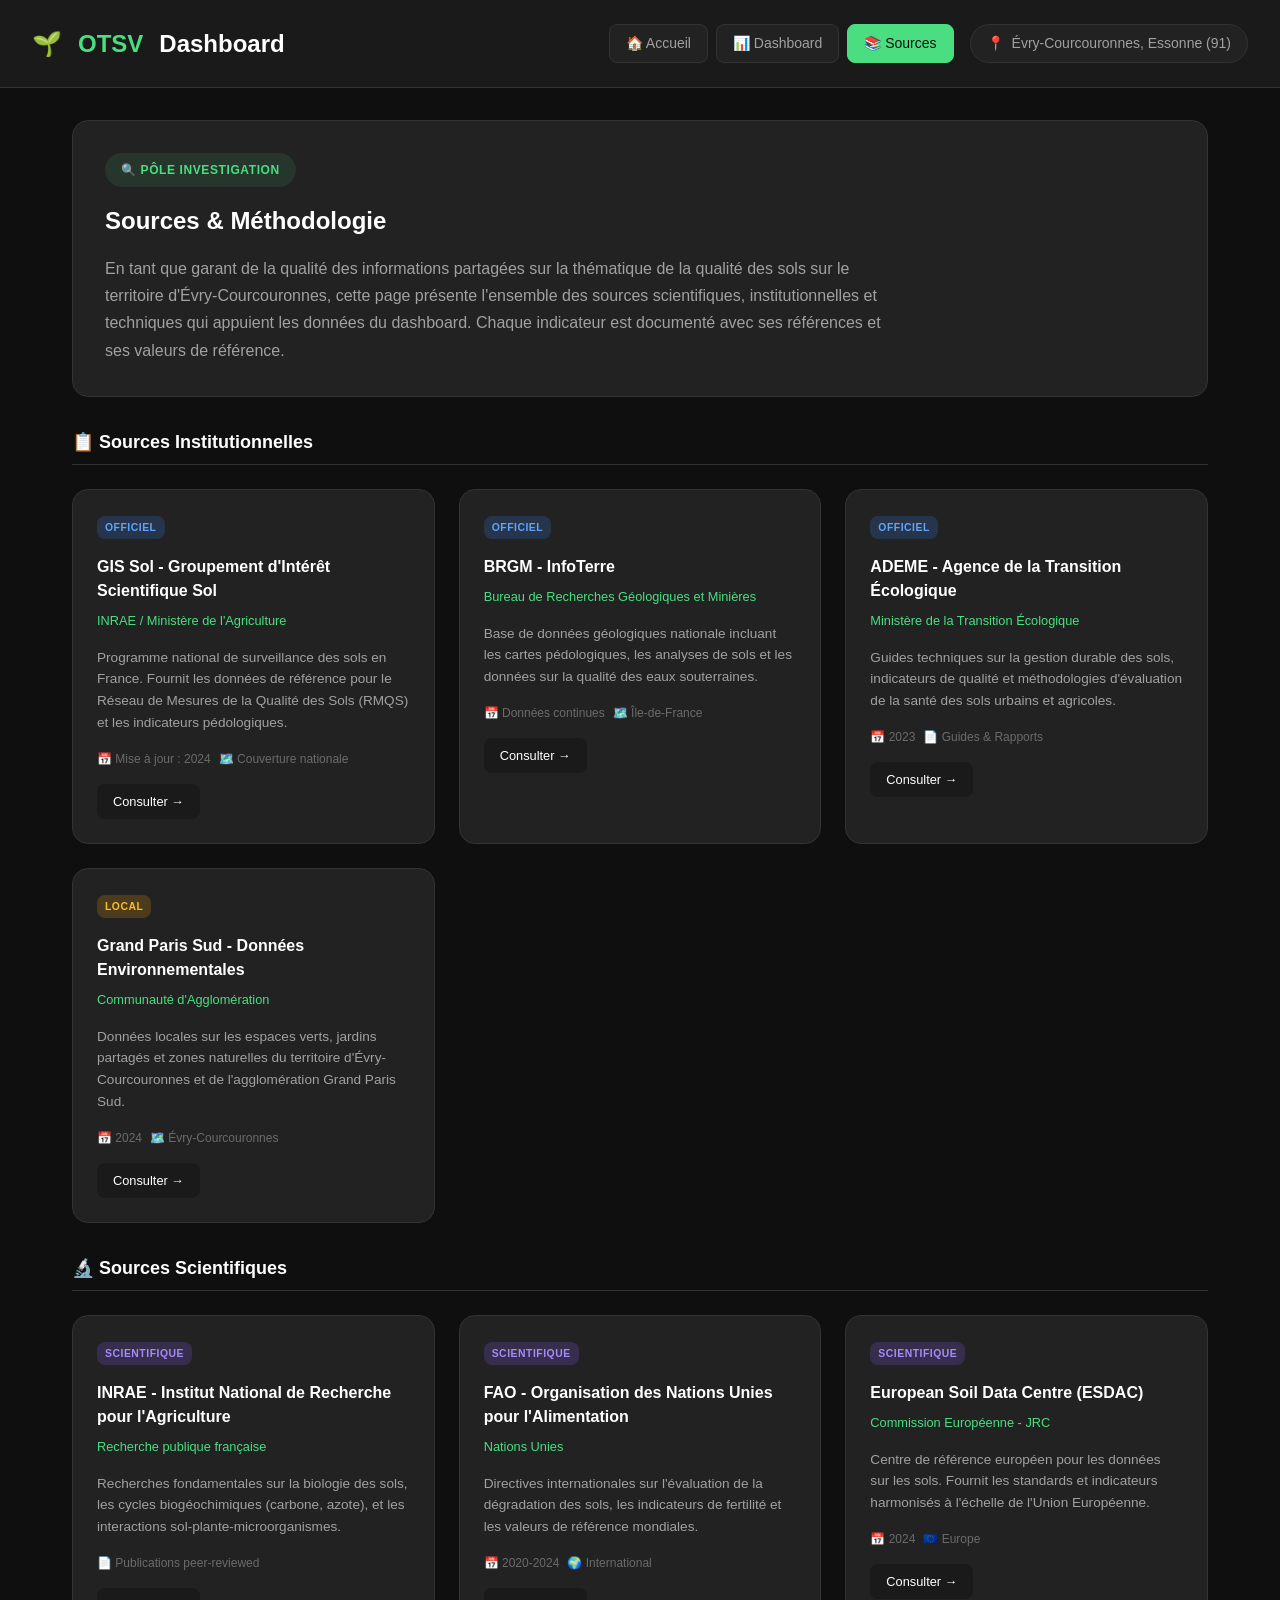
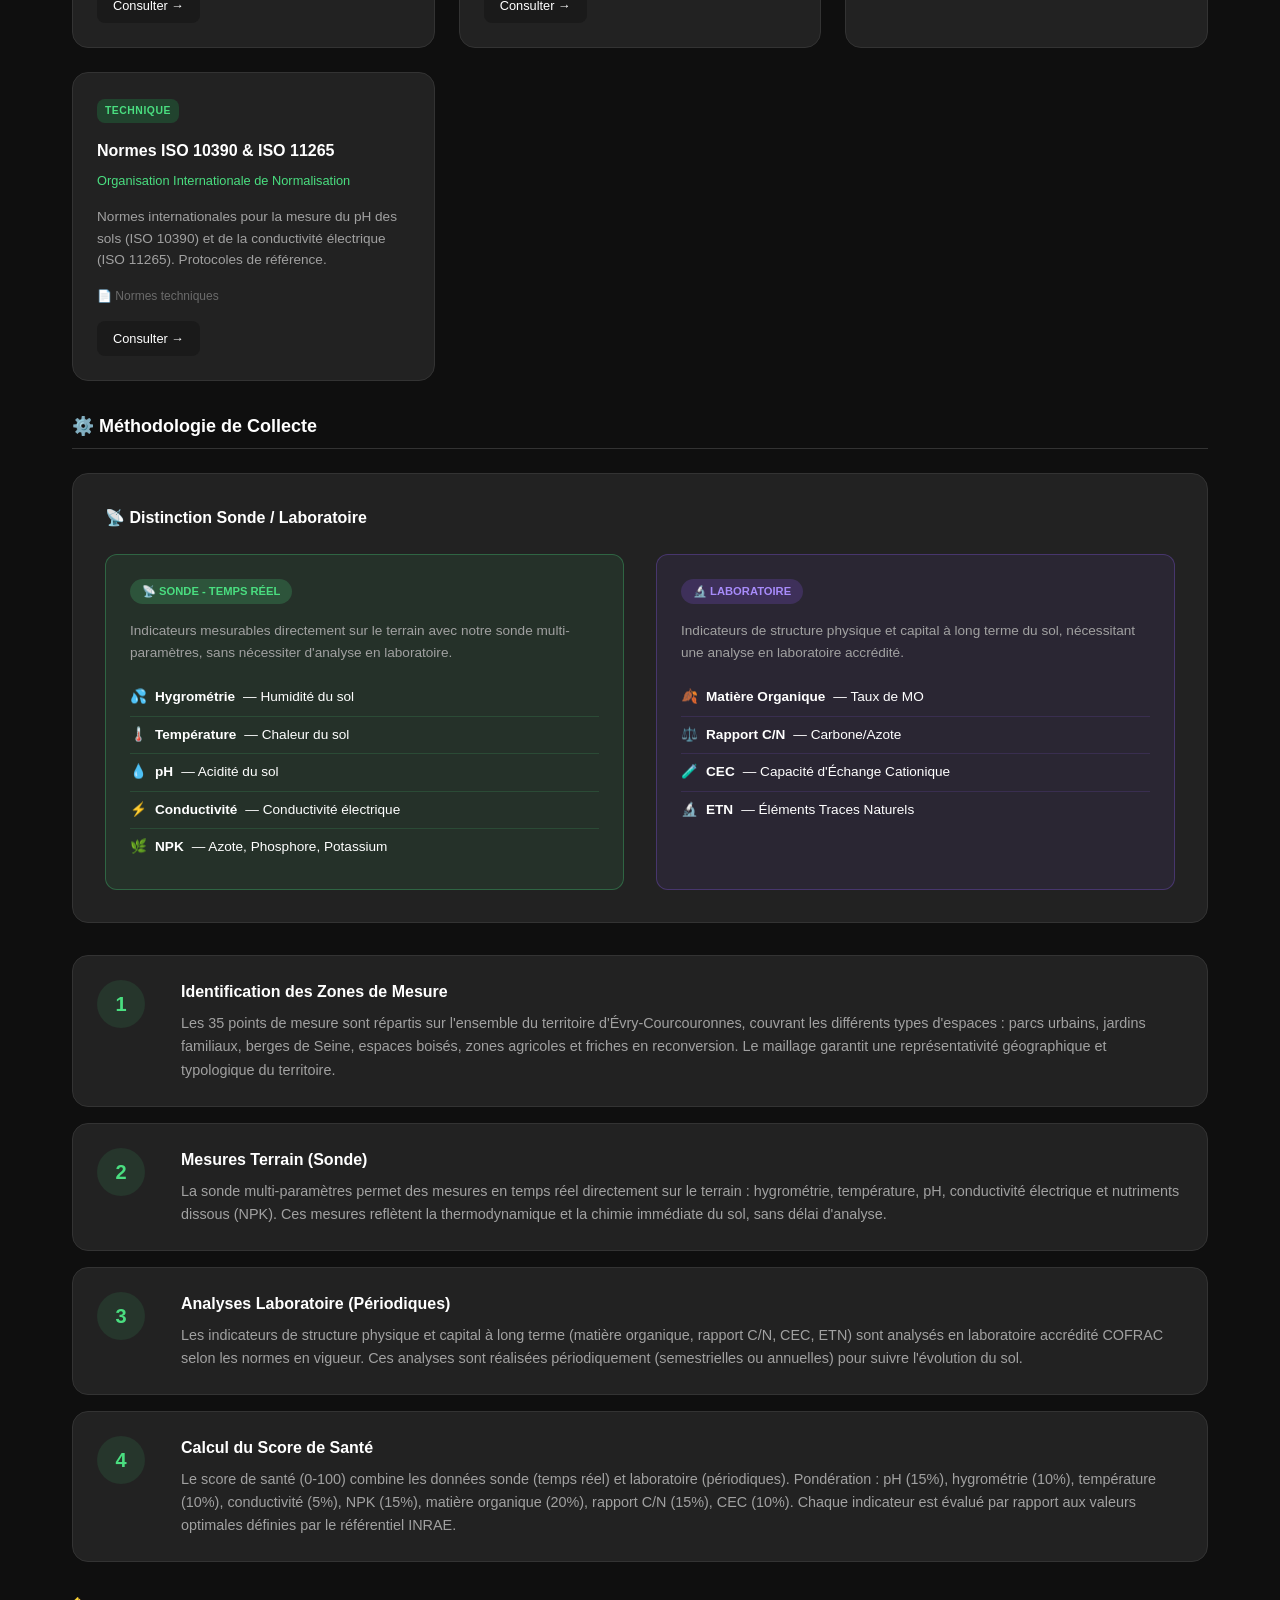
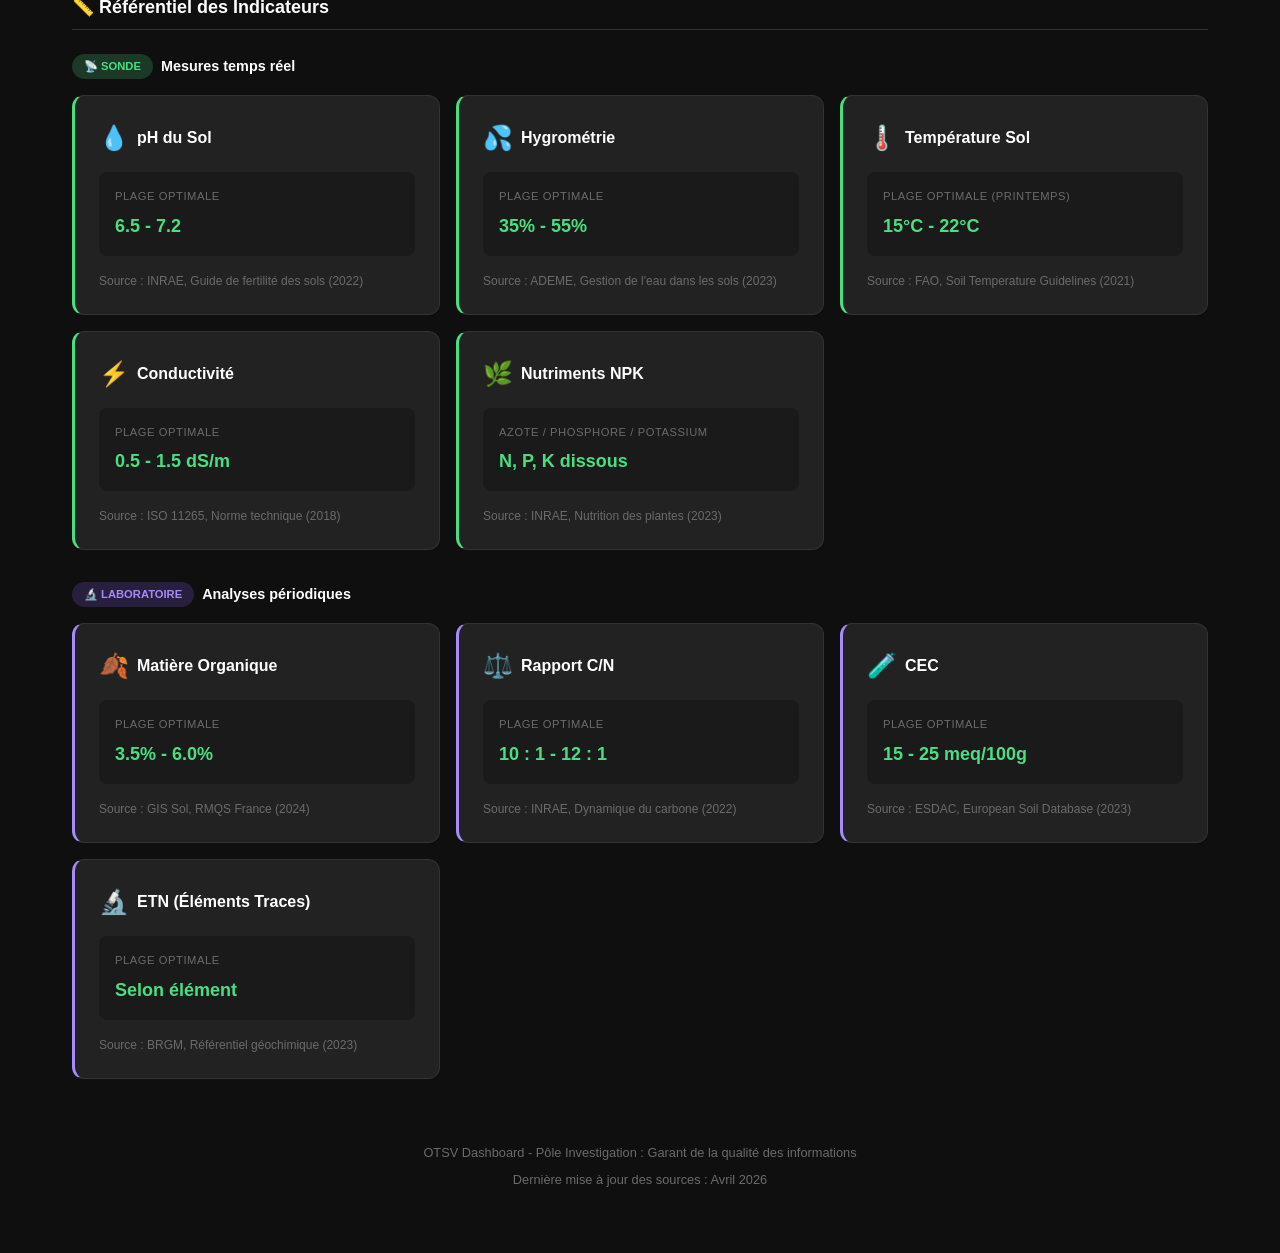
<file: sources.html>
<!DOCTYPE html>
<html lang="fr">

<head>
    <meta charset="UTF-8">
    <meta name="viewport" content="width=device-width, initial-scale=1.0">
    <title>OTSV - Sources & Méthodologie</title>

    <!-- Custom Styles -->
    <link rel="stylesheet" href="css/styles.css" />
    <style>
        .sources-page {
            max-width: 1200px;
            margin: 0 auto;
            padding: var(--space-xl);
        }

        .page-intro {
            background: var(--bg-card);
            border-radius: var(--radius-lg);
            padding: var(--space-xl);
            border: 1px solid var(--border);
            margin-bottom: var(--space-xl);
        }

        .page-intro__role {
            display: inline-flex;
            align-items: center;
            gap: var(--space-sm);
            background: var(--accent-dim);
            color: var(--accent);
            padding: var(--space-sm) var(--space-md);
            border-radius: var(--radius-full);
            font-size: 0.75rem;
            font-weight: 600;
            text-transform: uppercase;
            letter-spacing: 0.05em;
            margin-bottom: var(--space-md);
        }

        .page-intro__title {
            font-size: 1.5rem;
            font-weight: 700;
            margin-bottom: var(--space-md);
        }

        .page-intro__description {
            color: var(--text-secondary);
            line-height: 1.7;
            max-width: 800px;
        }

        .section {
            margin-bottom: var(--space-xl);
        }

        .section__title {
            font-size: 1.125rem;
            font-weight: 600;
            margin-bottom: var(--space-lg);
            display: flex;
            align-items: center;
            gap: var(--space-sm);
            padding-bottom: var(--space-sm);
            border-bottom: 1px solid var(--border);
        }

        .sources-grid {
            display: grid;
            grid-template-columns: repeat(auto-fill, minmax(350px, 1fr));
            gap: var(--space-lg);
        }

        .source-card {
            background: var(--bg-card);
            border-radius: var(--radius-lg);
            padding: var(--space-lg);
            border: 1px solid var(--border);
            transition: all var(--transition-normal);
        }

        .source-card:hover {
            border-color: var(--accent);
            transform: translateY(-2px);
        }

        .source-card__category {
            display: inline-block;
            font-size: 0.65rem;
            font-weight: 600;
            text-transform: uppercase;
            letter-spacing: 0.05em;
            padding: var(--space-xs) var(--space-sm);
            border-radius: var(--radius-sm);
            margin-bottom: var(--space-md);
        }

        .category--official {
            background: rgba(59, 130, 246, 0.2);
            color: #60a5fa;
        }

        .category--scientific {
            background: rgba(139, 92, 246, 0.2);
            color: #a78bfa;
        }

        .category--technical {
            background: rgba(34, 197, 94, 0.2);
            color: #4ade80;
        }

        .category--local {
            background: rgba(245, 158, 11, 0.2);
            color: #fbbf24;
        }

        .source-card__title {
            font-size: 1rem;
            font-weight: 600;
            margin-bottom: var(--space-sm);
        }

        .source-card__org {
            font-size: 0.8rem;
            color: var(--accent);
            margin-bottom: var(--space-md);
        }

        .source-card__description {
            font-size: 0.85rem;
            color: var(--text-secondary);
            line-height: 1.6;
            margin-bottom: var(--space-md);
        }

        .source-card__meta {
            display: flex;
            flex-wrap: wrap;
            gap: var(--space-sm);
            font-size: 0.75rem;
            color: var(--text-muted);
        }

        .source-card__meta span {
            display: flex;
            align-items: center;
            gap: var(--space-xs);
        }

        .source-card__link {
            display: inline-flex;
            align-items: center;
            gap: var(--space-xs);
            margin-top: var(--space-md);
            padding: var(--space-sm) var(--space-md);
            background: var(--bg-secondary);
            color: var(--text-primary);
            text-decoration: none;
            border-radius: var(--radius-sm);
            font-size: 0.8rem;
            transition: all var(--transition-fast);
        }

        .source-card__link:hover {
            background: var(--accent);
            color: var(--bg-primary);
        }

        .methodology-list {
            display: flex;
            flex-direction: column;
            gap: var(--space-md);
        }

        .methodology-item {
            background: var(--bg-card);
            border-radius: var(--radius-lg);
            padding: var(--space-lg);
            border: 1px solid var(--border);
            display: grid;
            grid-template-columns: 60px 1fr;
            gap: var(--space-lg);
            align-items: start;
        }

        .methodology-item__number {
            width: 48px;
            height: 48px;
            background: var(--accent-dim);
            color: var(--accent);
            border-radius: 50%;
            display: flex;
            align-items: center;
            justify-content: center;
            font-size: 1.25rem;
            font-weight: 700;
        }

        .methodology-item__title {
            font-weight: 600;
            margin-bottom: var(--space-sm);
        }

        .methodology-item__description {
            font-size: 0.9rem;
            color: var(--text-secondary);
            line-height: 1.6;
        }

        .indicators-reference {
            display: grid;
            grid-template-columns: repeat(auto-fill, minmax(280px, 1fr));
            gap: var(--space-md);
        }

        .indicator-ref {
            background: var(--bg-card);
            border-radius: var(--radius-md);
            padding: var(--space-lg);
            border: 1px solid var(--border);
        }

        .indicator-ref__header {
            display: flex;
            align-items: center;
            gap: var(--space-sm);
            margin-bottom: var(--space-md);
        }

        .indicator-ref__icon {
            font-size: 1.5rem;
        }

        .indicator-ref__name {
            font-weight: 600;
        }

        .indicator-ref__range {
            background: var(--bg-secondary);
            border-radius: var(--radius-sm);
            padding: var(--space-md);
            margin-bottom: var(--space-md);
        }

        .indicator-ref__range-title {
            font-size: 0.7rem;
            text-transform: uppercase;
            letter-spacing: 0.05em;
            color: var(--text-muted);
            margin-bottom: var(--space-sm);
        }

        .indicator-ref__range-value {
            font-size: 1.125rem;
            font-weight: 600;
            color: var(--accent);
        }

        .indicator-ref__source {
            font-size: 0.75rem;
            color: var(--text-muted);
        }

        .back-link {
            display: inline-flex;
            align-items: center;
            gap: var(--space-sm);
            color: var(--text-secondary);
            text-decoration: none;
            font-size: 0.875rem;
            transition: color var(--transition-fast);
        }

        .back-link:hover {
            color: var(--accent);
        }

        .nav-link {
            background: var(--bg-card);
            padding: var(--space-sm) var(--space-md);
            border-radius: var(--radius-sm);
            color: var(--text-secondary);
            text-decoration: none;
            font-size: 0.875rem;
            border: 1px solid var(--border);
            transition: all var(--transition-fast);
        }

        .nav-link:hover {
            border-color: var(--accent);
            color: var(--accent);
        }

        .nav-link.active {
            background: var(--accent);
            color: var(--bg-primary);
            border-color: var(--accent);
        }

        @media (max-width: 768px) {
            .sources-grid {
                grid-template-columns: 1fr;
            }

            .methodology-item {
                grid-template-columns: 1fr;
            }

            .methodology-item__number {
                margin-bottom: var(--space-sm);
            }
        }
    </style>
</head>

<body>
    <!-- Header -->
    <header class="header">
        <h1 class="header__title">🌱 <span>OTSV</span> Dashboard</h1>
        <div class="header__controls">
            <nav style="display: flex; gap: var(--space-sm);">
                <a href="index.html" class="nav-link">🏠 Accueil</a>
                <a href="dashboard-sol.html" class="nav-link">📊 Dashboard</a>
                <a href="sources.html" class="nav-link active">📚 Sources</a>
            </nav>
            <div class="location-badge">Évry-Courcouronnes, Essonne (91)</div>
        </div>
    </header>

    <!-- Main Content -->
    <main class="sources-page">
        <!-- Introduction -->
        <div class="page-intro">
            <div class="page-intro__role">🔍 Pôle Investigation</div>
            <h2 class="page-intro__title">Sources & Méthodologie</h2>
            <p class="page-intro__description">
                En tant que garant de la qualité des informations partagées sur la thématique de la qualité des sols
                sur le territoire d'Évry-Courcouronnes, cette page présente l'ensemble des sources scientifiques,
                institutionnelles et techniques qui appuient les données du dashboard. Chaque indicateur est
                documenté avec ses références et ses valeurs de référence.
            </p>
        </div>

        <!-- Sources Officielles -->
        <section class="section">
            <h3 class="section__title">📋 Sources Institutionnelles</h3>
            <div class="sources-grid">
                <div class="source-card">
                    <span class="source-card__category category--official">Officiel</span>
                    <h4 class="source-card__title">GIS Sol - Groupement d'Intérêt Scientifique Sol</h4>
                    <p class="source-card__org">INRAE / Ministère de l'Agriculture</p>
                    <p class="source-card__description">
                        Programme national de surveillance des sols en France. Fournit les données de référence
                        pour le Réseau de Mesures de la Qualité des Sols (RMQS) et les indicateurs pédologiques.
                    </p>
                    <div class="source-card__meta">
                        <span>📅 Mise à jour : 2024</span>
                        <span>🗺️ Couverture nationale</span>
                    </div>
                    <a href="https://www.gissol.fr/" target="_blank" class="source-card__link">
                        Consulter →
                    </a>
                </div>

                <div class="source-card">
                    <span class="source-card__category category--official">Officiel</span>
                    <h4 class="source-card__title">BRGM - InfoTerre</h4>
                    <p class="source-card__org">Bureau de Recherches Géologiques et Minières</p>
                    <p class="source-card__description">
                        Base de données géologiques nationale incluant les cartes pédologiques,
                        les analyses de sols et les données sur la qualité des eaux souterraines.
                    </p>
                    <div class="source-card__meta">
                        <span>📅 Données continues</span>
                        <span>🗺️ Île-de-France</span>
                    </div>
                    <a href="https://infoterre.brgm.fr/" target="_blank" class="source-card__link">
                        Consulter →
                    </a>
                </div>

                <div class="source-card">
                    <span class="source-card__category category--official">Officiel</span>
                    <h4 class="source-card__title">ADEME - Agence de la Transition Écologique</h4>
                    <p class="source-card__org">Ministère de la Transition Écologique</p>
                    <p class="source-card__description">
                        Guides techniques sur la gestion durable des sols, indicateurs de qualité
                        et méthodologies d'évaluation de la santé des sols urbains et agricoles.
                    </p>
                    <div class="source-card__meta">
                        <span>📅 2023</span>
                        <span>📄 Guides & Rapports</span>
                    </div>
                    <a href="https://www.ademe.fr/" target="_blank" class="source-card__link">
                        Consulter →
                    </a>
                </div>

                <div class="source-card">
                    <span class="source-card__category category--local">Local</span>
                    <h4 class="source-card__title">Grand Paris Sud - Données Environnementales</h4>
                    <p class="source-card__org">Communauté d'Agglomération</p>
                    <p class="source-card__description">
                        Données locales sur les espaces verts, jardins partagés et zones naturelles
                        du territoire d'Évry-Courcouronnes et de l'agglomération Grand Paris Sud.
                    </p>
                    <div class="source-card__meta">
                        <span>📅 2024</span>
                        <span>🗺️ Évry-Courcouronnes</span>
                    </div>
                    <a href="https://www.grandparissud.fr/" target="_blank" class="source-card__link">
                        Consulter →
                    </a>
                </div>
            </div>
        </section>

        <!-- Sources Scientifiques -->
        <section class="section">
            <h3 class="section__title">🔬 Sources Scientifiques</h3>
            <div class="sources-grid">
                <div class="source-card">
                    <span class="source-card__category category--scientific">Scientifique</span>
                    <h4 class="source-card__title">INRAE - Institut National de Recherche pour l'Agriculture</h4>
                    <p class="source-card__org">Recherche publique française</p>
                    <p class="source-card__description">
                        Recherches fondamentales sur la biologie des sols, les cycles biogéochimiques
                        (carbone, azote), et les interactions sol-plante-microorganismes.
                    </p>
                    <div class="source-card__meta">
                        <span>📄 Publications peer-reviewed</span>
                    </div>
                    <a href="https://www.inrae.fr/" target="_blank" class="source-card__link">
                        Consulter →
                    </a>
                </div>

                <div class="source-card">
                    <span class="source-card__category category--scientific">Scientifique</span>
                    <h4 class="source-card__title">FAO - Organisation des Nations Unies pour l'Alimentation</h4>
                    <p class="source-card__org">Nations Unies</p>
                    <p class="source-card__description">
                        Directives internationales sur l'évaluation de la dégradation des sols,
                        les indicateurs de fertilité et les valeurs de référence mondiales.
                    </p>
                    <div class="source-card__meta">
                        <span>📅 2020-2024</span>
                        <span>🌍 International</span>
                    </div>
                    <a href="https://www.fao.org/soils-portal/fr/" target="_blank" class="source-card__link">
                        Consulter →
                    </a>
                </div>

                <div class="source-card">
                    <span class="source-card__category category--scientific">Scientifique</span>
                    <h4 class="source-card__title">European Soil Data Centre (ESDAC)</h4>
                    <p class="source-card__org">Commission Européenne - JRC</p>
                    <p class="source-card__description">
                        Centre de référence européen pour les données sur les sols. Fournit les
                        standards et indicateurs harmonisés à l'échelle de l'Union Européenne.
                    </p>
                    <div class="source-card__meta">
                        <span>📅 2024</span>
                        <span>🇪🇺 Europe</span>
                    </div>
                    <a href="https://esdac.jrc.ec.europa.eu/" target="_blank" class="source-card__link">
                        Consulter →
                    </a>
                </div>

                <div class="source-card">
                    <span class="source-card__category category--technical">Technique</span>
                    <h4 class="source-card__title">Normes ISO 10390 & ISO 11265</h4>
                    <p class="source-card__org">Organisation Internationale de Normalisation</p>
                    <p class="source-card__description">
                        Normes internationales pour la mesure du pH des sols (ISO 10390) et
                        de la conductivité électrique (ISO 11265). Protocoles de référence.
                    </p>
                    <div class="source-card__meta">
                        <span>📄 Normes techniques</span>
                    </div>
                    <a href="https://www.iso.org/" target="_blank" class="source-card__link">
                        Consulter →
                    </a>
                </div>
            </div>
        </section>

        <!-- Méthodologie -->
        <section class="section">
            <h3 class="section__title">⚙️ Méthodologie de Collecte</h3>

            <!-- Distinction Sonde/Labo -->
            <div
                style="background: var(--bg-card); border-radius: var(--radius-lg); padding: var(--space-xl); border: 1px solid var(--border); margin-bottom: var(--space-xl);">
                <h4 style="font-size: 1rem; margin-bottom: var(--space-lg); color: var(--text-primary);">📡 Distinction
                    Sonde / Laboratoire</h4>

                <div style="display: grid; grid-template-columns: 1fr 1fr; gap: var(--space-xl);">
                    <!-- Sonde -->
                    <div
                        style="background: rgba(74, 222, 128, 0.08); border: 1px solid rgba(74, 222, 128, 0.3); border-radius: var(--radius-md); padding: var(--space-lg);">
                        <div
                            style="display: flex; align-items: center; gap: var(--space-sm); margin-bottom: var(--space-md);">
                            <span
                                style="background: rgba(74, 222, 128, 0.2); color: #4ade80; padding: 0.25rem 0.75rem; border-radius: var(--radius-full); font-size: 0.7rem; font-weight: 600; text-transform: uppercase;">📡
                                Sonde - Temps réel</span>
                        </div>
                        <p
                            style="font-size: 0.85rem; color: var(--text-secondary); margin-bottom: var(--space-md); line-height: 1.6;">
                            Indicateurs mesurables directement sur le terrain avec notre sonde multi-paramètres, sans
                            nécessiter d'analyse en laboratoire.
                        </p>
                        <ul style="list-style: none; padding: 0; margin: 0; font-size: 0.85rem;">
                            <li
                                style="padding: 0.5rem 0; border-bottom: 1px solid rgba(74, 222, 128, 0.15); display: flex; align-items: center; gap: 0.5rem;">
                                <span>💦</span> <strong>Hygrométrie</strong> — Humidité du sol
                            </li>
                            <li
                                style="padding: 0.5rem 0; border-bottom: 1px solid rgba(74, 222, 128, 0.15); display: flex; align-items: center; gap: 0.5rem;">
                                <span>🌡️</span> <strong>Température</strong> — Chaleur du sol
                            </li>
                            <li
                                style="padding: 0.5rem 0; border-bottom: 1px solid rgba(74, 222, 128, 0.15); display: flex; align-items: center; gap: 0.5rem;">
                                <span>💧</span> <strong>pH</strong> — Acidité du sol
                            </li>
                            <li
                                style="padding: 0.5rem 0; border-bottom: 1px solid rgba(74, 222, 128, 0.15); display: flex; align-items: center; gap: 0.5rem;">
                                <span>⚡</span> <strong>Conductivité</strong> — Conductivité électrique
                            </li>
                            <li style="padding: 0.5rem 0; display: flex; align-items: center; gap: 0.5rem;">
                                <span>🌿</span> <strong>NPK</strong> — Azote, Phosphore, Potassium
                            </li>
                        </ul>
                    </div>

                    <!-- Laboratoire -->
                    <div
                        style="background: rgba(139, 92, 246, 0.08); border: 1px solid rgba(139, 92, 246, 0.3); border-radius: var(--radius-md); padding: var(--space-lg);">
                        <div
                            style="display: flex; align-items: center; gap: var(--space-sm); margin-bottom: var(--space-md);">
                            <span
                                style="background: rgba(139, 92, 246, 0.2); color: #a78bfa; padding: 0.25rem 0.75rem; border-radius: var(--radius-full); font-size: 0.7rem; font-weight: 600; text-transform: uppercase;">🔬
                                Laboratoire</span>
                        </div>
                        <p
                            style="font-size: 0.85rem; color: var(--text-secondary); margin-bottom: var(--space-md); line-height: 1.6;">
                            Indicateurs de structure physique et capital à long terme du sol, nécessitant une analyse en
                            laboratoire accrédité.
                        </p>
                        <ul style="list-style: none; padding: 0; margin: 0; font-size: 0.85rem;">
                            <li
                                style="padding: 0.5rem 0; border-bottom: 1px solid rgba(139, 92, 246, 0.15); display: flex; align-items: center; gap: 0.5rem;">
                                <span>🍂</span> <strong>Matière Organique</strong> — Taux de MO
                            </li>
                            <li
                                style="padding: 0.5rem 0; border-bottom: 1px solid rgba(139, 92, 246, 0.15); display: flex; align-items: center; gap: 0.5rem;">
                                <span>⚖️</span> <strong>Rapport C/N</strong> — Carbone/Azote
                            </li>
                            <li
                                style="padding: 0.5rem 0; border-bottom: 1px solid rgba(139, 92, 246, 0.15); display: flex; align-items: center; gap: 0.5rem;">
                                <span>🧪</span> <strong>CEC</strong> — Capacité d'Échange Cationique
                            </li>
                            <li style="padding: 0.5rem 0; display: flex; align-items: center; gap: 0.5rem;">
                                <span>🔬</span> <strong>ETN</strong> — Éléments Traces Naturels
                            </li>
                        </ul>
                    </div>
                </div>
            </div>

            <div class="methodology-list">
                <div class="methodology-item">
                    <div class="methodology-item__number">1</div>
                    <div>
                        <h4 class="methodology-item__title">Identification des Zones de Mesure</h4>
                        <p class="methodology-item__description">
                            Les 35 points de mesure sont répartis sur l'ensemble du territoire d'Évry-Courcouronnes,
                            couvrant les différents types d'espaces : parcs urbains, jardins familiaux, berges de Seine,
                            espaces boisés, zones agricoles et friches en reconversion. Le maillage garantit une
                            représentativité géographique et typologique du territoire.
                        </p>
                    </div>
                </div>

                <div class="methodology-item">
                    <div class="methodology-item__number">2</div>
                    <div>
                        <h4 class="methodology-item__title">Mesures Terrain (Sonde)</h4>
                        <p class="methodology-item__description">
                            La sonde multi-paramètres permet des mesures en temps réel directement sur le terrain :
                            hygrométrie, température, pH, conductivité électrique et nutriments dissous (NPK).
                            Ces mesures reflètent la thermodynamique et la chimie immédiate du sol, sans délai
                            d'analyse.
                        </p>
                    </div>
                </div>

                <div class="methodology-item">
                    <div class="methodology-item__number">3</div>
                    <div>
                        <h4 class="methodology-item__title">Analyses Laboratoire (Périodiques)</h4>
                        <p class="methodology-item__description">
                            Les indicateurs de structure physique et capital à long terme (matière organique, rapport
                            C/N,
                            CEC, ETN) sont analysés en laboratoire accrédité COFRAC selon les normes en vigueur.
                            Ces analyses sont réalisées périodiquement (semestrielles ou annuelles) pour suivre
                            l'évolution du sol.
                        </p>
                    </div>
                </div>

                <div class="methodology-item">
                    <div class="methodology-item__number">4</div>
                    <div>
                        <h4 class="methodology-item__title">Calcul du Score de Santé</h4>
                        <p class="methodology-item__description">
                            Le score de santé (0-100) combine les données sonde (temps réel) et laboratoire
                            (périodiques).
                            Pondération : pH (15%), hygrométrie (10%), température (10%), conductivité (5%), NPK (15%),
                            matière organique (20%), rapport C/N (15%), CEC (10%). Chaque indicateur est évalué par
                            rapport
                            aux valeurs optimales définies par le référentiel INRAE.
                        </p>
                    </div>
                </div>
            </div>
        </section>

        <!-- Référentiel Indicateurs -->
        <section class="section">
            <h3 class="section__title">📏 Référentiel des Indicateurs</h3>

            <!-- Indicateurs Sonde -->
            <h4
                style="font-size: 0.9rem; margin-bottom: var(--space-md); display: flex; align-items: center; gap: var(--space-sm);">
                <span
                    style="background: rgba(74, 222, 128, 0.2); color: #4ade80; padding: 0.25rem 0.75rem; border-radius: var(--radius-full); font-size: 0.7rem; font-weight: 600; text-transform: uppercase;">📡
                    Sonde</span>
                Mesures temps réel
            </h4>
            <div class="indicators-reference" style="margin-bottom: var(--space-xl);">
                <div class="indicator-ref" style="border-left: 3px solid #4ade80;">
                    <div class="indicator-ref__header">
                        <span class="indicator-ref__icon">💧</span>
                        <span class="indicator-ref__name">pH du Sol</span>
                    </div>
                    <div class="indicator-ref__range">
                        <div class="indicator-ref__range-title">Plage optimale</div>
                        <div class="indicator-ref__range-value">6.5 - 7.2</div>
                    </div>
                    <p class="indicator-ref__source">Source : INRAE, Guide de fertilité des sols (2022)</p>
                </div>

                <div class="indicator-ref" style="border-left: 3px solid #4ade80;">
                    <div class="indicator-ref__header">
                        <span class="indicator-ref__icon">💦</span>
                        <span class="indicator-ref__name">Hygrométrie</span>
                    </div>
                    <div class="indicator-ref__range">
                        <div class="indicator-ref__range-title">Plage optimale</div>
                        <div class="indicator-ref__range-value">35% - 55%</div>
                    </div>
                    <p class="indicator-ref__source">Source : ADEME, Gestion de l'eau dans les sols (2023)</p>
                </div>

                <div class="indicator-ref" style="border-left: 3px solid #4ade80;">
                    <div class="indicator-ref__header">
                        <span class="indicator-ref__icon">🌡️</span>
                        <span class="indicator-ref__name">Température Sol</span>
                    </div>
                    <div class="indicator-ref__range">
                        <div class="indicator-ref__range-title">Plage optimale (printemps)</div>
                        <div class="indicator-ref__range-value">15°C - 22°C</div>
                    </div>
                    <p class="indicator-ref__source">Source : FAO, Soil Temperature Guidelines (2021)</p>
                </div>

                <div class="indicator-ref" style="border-left: 3px solid #4ade80;">
                    <div class="indicator-ref__header">
                        <span class="indicator-ref__icon">⚡</span>
                        <span class="indicator-ref__name">Conductivité</span>
                    </div>
                    <div class="indicator-ref__range">
                        <div class="indicator-ref__range-title">Plage optimale</div>
                        <div class="indicator-ref__range-value">0.5 - 1.5 dS/m</div>
                    </div>
                    <p class="indicator-ref__source">Source : ISO 11265, Norme technique (2018)</p>
                </div>

                <div class="indicator-ref" style="border-left: 3px solid #4ade80;">
                    <div class="indicator-ref__header">
                        <span class="indicator-ref__icon">🌿</span>
                        <span class="indicator-ref__name">Nutriments NPK</span>
                    </div>
                    <div class="indicator-ref__range">
                        <div class="indicator-ref__range-title">Azote / Phosphore / Potassium</div>
                        <div class="indicator-ref__range-value">N, P, K dissous</div>
                    </div>
                    <p class="indicator-ref__source">Source : INRAE, Nutrition des plantes (2023)</p>
                </div>
            </div>

            <!-- Indicateurs Laboratoire -->
            <h4
                style="font-size: 0.9rem; margin-bottom: var(--space-md); display: flex; align-items: center; gap: var(--space-sm);">
                <span
                    style="background: rgba(139, 92, 246, 0.2); color: #a78bfa; padding: 0.25rem 0.75rem; border-radius: var(--radius-full); font-size: 0.7rem; font-weight: 600; text-transform: uppercase;">🔬
                    Laboratoire</span>
                Analyses périodiques
            </h4>
            <div class="indicators-reference">
                <div class="indicator-ref" style="border-left: 3px solid #a78bfa;">
                    <div class="indicator-ref__header">
                        <span class="indicator-ref__icon">🍂</span>
                        <span class="indicator-ref__name">Matière Organique</span>
                    </div>
                    <div class="indicator-ref__range">
                        <div class="indicator-ref__range-title">Plage optimale</div>
                        <div class="indicator-ref__range-value">3.5% - 6.0%</div>
                    </div>
                    <p class="indicator-ref__source">Source : GIS Sol, RMQS France (2024)</p>
                </div>

                <div class="indicator-ref" style="border-left: 3px solid #a78bfa;">
                    <div class="indicator-ref__header">
                        <span class="indicator-ref__icon">⚖️</span>
                        <span class="indicator-ref__name">Rapport C/N</span>
                    </div>
                    <div class="indicator-ref__range">
                        <div class="indicator-ref__range-title">Plage optimale</div>
                        <div class="indicator-ref__range-value">10 : 1 - 12 : 1</div>
                    </div>
                    <p class="indicator-ref__source">Source : INRAE, Dynamique du carbone (2022)</p>
                </div>

                <div class="indicator-ref" style="border-left: 3px solid #a78bfa;">
                    <div class="indicator-ref__header">
                        <span class="indicator-ref__icon">🧪</span>
                        <span class="indicator-ref__name">CEC</span>
                    </div>
                    <div class="indicator-ref__range">
                        <div class="indicator-ref__range-title">Plage optimale</div>
                        <div class="indicator-ref__range-value">15 - 25 meq/100g</div>
                    </div>
                    <p class="indicator-ref__source">Source : ESDAC, European Soil Database (2023)</p>
                </div>

                <div class="indicator-ref" style="border-left: 3px solid #a78bfa;">
                    <div class="indicator-ref__header">
                        <span class="indicator-ref__icon">🔬</span>
                        <span class="indicator-ref__name">ETN (Éléments Traces)</span>
                    </div>
                    <div class="indicator-ref__range">
                        <div class="indicator-ref__range-title">Plage optimale</div>
                        <div class="indicator-ref__range-value">Selon élément</div>
                    </div>
                    <p class="indicator-ref__source">Source : BRGM, Référentiel géochimique (2023)</p>
                </div>
            </div>
        </section>

        <!-- Footer -->
        <footer style="text-align: center; padding: var(--space-xl) 0; color: var(--text-muted); font-size: 0.8rem;">
            <p>OTSV Dashboard - Pôle Investigation : Garant de la qualité des informations</p>
            <p style="margin-top: var(--space-sm);">Dernière mise à jour des sources : Avril 2026</p>
        </footer>
    </main>
</body>

</html>
</file>
<file: css/styles.css>
/**
 * SoilWatch Dashboard - Main Styles
 * Minimal dark theme with accent colors
 */

/* ========== Reset & Variables ========== */
* {
    margin: 0;
    padding: 0;
    box-sizing: border-box;
}

:root {
    /* Colors */
    --bg-primary: #0f0f0f;
    --bg-secondary: #1a1a1a;
    --bg-card: #222222;
    --bg-hover: #2a2a2a;

    --accent: #4ade80;
    --accent-secondary: #22c55e;
    --accent-dim: rgba(74, 222, 128, 0.1);

    --text-primary: #ffffff;
    --text-secondary: #a1a1a1;
    --text-muted: #6b6b6b;

    --border: #333333;
    --border-light: #404040;

    --danger: #ef4444;
    --warning: #f59e0b;
    --info: #3b82f6;
    --success: #22c55e;

    /* Spacing */
    --space-xs: 0.25rem;
    --space-sm: 0.5rem;
    --space-md: 1rem;
    --space-lg: 1.5rem;
    --space-xl: 2rem;

    /* Radius */
    --radius-sm: 0.5rem;
    --radius-md: 0.75rem;
    --radius-lg: 1rem;
    --radius-full: 9999px;

    /* Transitions */
    --transition-fast: 0.15s ease;
    --transition-normal: 0.2s ease;
    --transition-slow: 0.3s ease;
}

/* ========== Base ========== */
body {
    font-family: -apple-system, BlinkMacSystemFont, 'Segoe UI', Roboto, Oxygen, Ubuntu, sans-serif;
    background: var(--bg-primary);
    color: var(--text-primary);
    min-height: 100vh;
    line-height: 1.5;
}

/* ========== Header ========== */
.header {
    padding: var(--space-lg) var(--space-xl);
    background: var(--bg-secondary);
    border-bottom: 1px solid var(--border);
    display: flex;
    justify-content: space-between;
    align-items: center;
    position: sticky;
    top: 0;
    z-index: 100;
}

.header__title {
    font-size: 1.5rem;
    font-weight: 600;
    display: flex;
    align-items: center;
    gap: var(--space-md);
}

.header__title span {
    color: var(--accent);
}

.header__controls {
    display: flex;
    align-items: center;
    gap: var(--space-md);
}

.location-badge {
    background: var(--bg-card);
    padding: var(--space-sm) var(--space-md);
    border-radius: var(--radius-full);
    font-size: 0.875rem;
    color: var(--text-secondary);
    display: flex;
    align-items: center;
    gap: var(--space-sm);
    border: 1px solid var(--border);
}

.location-badge::before {
    content: "📍";
}

/* Filter buttons */
.filter-group {
    display: flex;
    gap: var(--space-xs);
    background: var(--bg-card);
    padding: 4px;
    border-radius: var(--radius-md);
    border: 1px solid var(--border);
}

.filter-btn {
    background: transparent;
    border: none;
    color: var(--text-secondary);
    padding: var(--space-sm) var(--space-md);
    border-radius: var(--radius-sm);
    font-size: 0.75rem;
    cursor: pointer;
    transition: all var(--transition-fast);
    font-weight: 500;
}

.filter-btn:hover {
    color: var(--text-primary);
    background: var(--bg-hover);
}

.filter-btn.active {
    background: var(--accent);
    color: var(--bg-primary);
}

/* ========== Dashboard Layout ========== */
.dashboard {
    display: grid;
    grid-template-columns: 1fr 380px;
    gap: var(--space-lg);
    padding: var(--space-lg);
    height: calc(100vh - 72px);
    overflow: hidden;
}

.left-panel {
    display: flex;
    flex-direction: column;
    gap: var(--space-lg);
    overflow: hidden;
}

.right-panel {
    display: flex;
    flex-direction: column;
    gap: var(--space-lg);
    overflow-y: auto;
    padding-right: var(--space-sm);
}

/* Custom scrollbar */
.right-panel::-webkit-scrollbar {
    width: 6px;
}

.right-panel::-webkit-scrollbar-track {
    background: var(--bg-secondary);
    border-radius: 3px;
}

.right-panel::-webkit-scrollbar-thumb {
    background: var(--border);
    border-radius: 3px;
}

.right-panel::-webkit-scrollbar-thumb:hover {
    background: var(--border-light);
}

/* ========== Map Container ========== */
.map-container {
    background: var(--bg-card);
    border-radius: var(--radius-lg);
    overflow: hidden;
    flex-shrink: 0;
    height: 350px;
    border: 1px solid var(--border);
    position: relative;
}

#map {
    height: 100%;
    width: 100%;
}

.map-legend {
    position: absolute;
    bottom: var(--space-md);
    left: var(--space-md);
    background: var(--bg-card);
    border: 1px solid var(--border);
    border-radius: var(--radius-md);
    padding: var(--space-md);
    z-index: 1000;
    max-width: 200px;
}

.map-legend__title {
    font-size: 0.75rem;
    font-weight: 600;
    margin-bottom: var(--space-sm);
    color: var(--text-secondary);
    text-transform: uppercase;
    letter-spacing: 0.05em;
}

.map-legend__items {
    display: flex;
    flex-wrap: wrap;
    gap: var(--space-xs) var(--space-md);
}

.map-legend__item {
    display: flex;
    align-items: center;
    gap: var(--space-xs);
    font-size: 0.7rem;
    color: var(--text-secondary);
}

.map-legend__color {
    width: 10px;
    height: 10px;
    border-radius: 50%;
}

/* ========== Indicators Grid ========== */
.indicators-grid {
    display: flex;
    flex-direction: column;
    gap: var(--space-lg);
    flex: 1;
    overflow-y: auto;
    min-height: 0;
}

/* Custom scrollbar for indicators */
.indicators-grid::-webkit-scrollbar {
    width: 6px;
}

.indicators-grid::-webkit-scrollbar-track {
    background: var(--bg-secondary);
    border-radius: 3px;
}

.indicators-grid::-webkit-scrollbar-thumb {
    background: var(--border);
    border-radius: 3px;
}

.indicators-grid::-webkit-scrollbar-thumb:hover {
    background: var(--border-light);
}

.indicators-section {
    display: flex;
    flex-direction: column;
    gap: var(--space-md);
}

.indicators-section__header {
    display: flex;
    align-items: center;
    gap: var(--space-md);
}

.indicators-section__badge {
    display: inline-flex;
    align-items: center;
    gap: var(--space-sm);
    padding: var(--space-xs) var(--space-md);
    border-radius: var(--radius-full);
    font-size: 0.7rem;
    font-weight: 600;
    text-transform: uppercase;
    letter-spacing: 0.05em;
}

.indicators-section__badge--probe {
    background: rgba(74, 222, 128, 0.15);
    color: var(--accent);
    border: 1px solid rgba(74, 222, 128, 0.3);
}

.indicators-section__badge--lab {
    background: rgba(139, 92, 246, 0.15);
    color: #a78bfa;
    border: 1px solid rgba(139, 92, 246, 0.3);
}

.indicators-section__grid {
    display: grid;
    grid-template-columns: repeat(4, 1fr);
    gap: var(--space-md);
}

.indicator-card {
    background: var(--bg-card);
    border-radius: var(--radius-lg);
    padding: var(--space-lg);
    border: 1px solid var(--border);
    transition: all var(--transition-normal);
    cursor: pointer;
}

.indicator-card--probe {
    border-left: 3px solid var(--accent);
}

.indicator-card--lab {
    border-left: 3px solid #a78bfa;
    opacity: 0.85;
}

.indicator-card:hover {
    border-color: var(--accent);
    transform: translateY(-2px);
    box-shadow: 0 4px 20px rgba(74, 222, 128, 0.1);
}

.indicator-card.active {
    border-color: var(--accent);
    background: var(--accent-dim);
}

.indicator__header {
    display: flex;
    justify-content: space-between;
    align-items: flex-start;
    margin-bottom: var(--space-md);
}

.indicator__icon {
    width: 40px;
    height: 40px;
    border-radius: var(--radius-sm);
    display: flex;
    align-items: center;
    justify-content: center;
    font-size: 1.25rem;
}

.indicator__status {
    width: 10px;
    height: 10px;
    border-radius: 50%;
    animation: pulse 2s infinite;
}

@keyframes pulse {

    0%,
    100% {
        opacity: 1;
    }

    50% {
        opacity: 0.5;
    }
}

.status--good {
    background: var(--success);
}

.status--warning {
    background: var(--warning);
}

.status--danger {
    background: var(--danger);
}

.indicator__label {
    font-size: 0.7rem;
    color: var(--text-secondary);
    text-transform: uppercase;
    letter-spacing: 0.05em;
    margin-bottom: var(--space-xs);
}

.indicator__value {
    font-size: 1.75rem;
    font-weight: 700;
    line-height: 1.2;
}

.indicator__unit {
    font-size: 0.875rem;
    color: var(--text-secondary);
    font-weight: 400;
}

.indicator__trend {
    font-size: 0.75rem;
    margin-top: var(--space-sm);
    display: flex;
    align-items: center;
    gap: var(--space-xs);
}

.trend--up {
    color: var(--success);
}

.trend--down {
    color: var(--danger);
}

.trend--stable {
    color: var(--text-secondary);
}

/* Mini chart in indicator */
.indicator__chart {
    height: 30px;
    margin-top: var(--space-sm);
}

/* ========== Panel Cards ========== */
.panel-card {
    background: var(--bg-card);
    border-radius: var(--radius-lg);
    padding: var(--space-lg);
    border: 1px solid var(--border);
}

.panel-card__title {
    font-size: 0.8rem;
    font-weight: 600;
    margin-bottom: var(--space-md);
    display: flex;
    align-items: center;
    gap: var(--space-sm);
    color: var(--text-secondary);
    text-transform: uppercase;
    letter-spacing: 0.05em;
}

/* ========== Stats Grid ========== */
.stats-grid {
    display: grid;
    grid-template-columns: repeat(2, 1fr);
    gap: var(--space-sm);
}

.stat-item {
    background: var(--bg-secondary);
    padding: var(--space-md);
    border-radius: var(--radius-sm);
    text-align: center;
    transition: all var(--transition-fast);
}

.stat-item:hover {
    background: var(--bg-hover);
}

.stat-item__value {
    font-size: 1.5rem;
    font-weight: 700;
    color: var(--accent);
}

.stat-item__label {
    font-size: 0.7rem;
    color: var(--text-secondary);
    margin-top: var(--space-xs);
}

/* ========== Zones List ========== */
.zones-list {
    display: flex;
    flex-direction: column;
    gap: var(--space-sm);
    max-height: 250px;
    overflow-y: auto;
}

.zones-list::-webkit-scrollbar {
    width: 4px;
}

.zones-list::-webkit-scrollbar-track {
    background: transparent;
}

.zones-list::-webkit-scrollbar-thumb {
    background: var(--border);
    border-radius: 2px;
}

.zone-item {
    display: flex;
    justify-content: space-between;
    align-items: center;
    padding: var(--space-md);
    background: var(--bg-secondary);
    border-radius: var(--radius-sm);
    cursor: pointer;
    transition: all var(--transition-fast);
    border: 1px solid transparent;
}

.zone-item:hover {
    background: var(--bg-hover);
    border-color: var(--border);
}

.zone-item.active {
    border-color: var(--accent);
    background: var(--accent-dim);
}

.zone-item__info {
    display: flex;
    align-items: center;
    gap: var(--space-md);
}

.zone-item__marker {
    width: 12px;
    height: 12px;
    border-radius: 50%;
    flex-shrink: 0;
}

.zone-item__details {
    display: flex;
    flex-direction: column;
}

.zone-item__name {
    font-size: 0.875rem;
    font-weight: 500;
}

.zone-item__type {
    font-size: 0.7rem;
    color: var(--text-muted);
}

.zone-item__score {
    font-size: 1.125rem;
    font-weight: 700;
}

.score--excellent {
    color: var(--accent);
}

.score--good {
    color: #84cc16;
}

.score--moderate {
    color: var(--warning);
}

.score--poor {
    color: var(--danger);
}

/* ========== Nutrient Bars ========== */
.nutrient-bars {
    display: flex;
    flex-direction: column;
    gap: var(--space-md);
}

.nutrient-item {
    display: flex;
    flex-direction: column;
    gap: var(--space-xs);
}

.nutrient-item__header {
    display: flex;
    justify-content: space-between;
    font-size: 0.75rem;
}

.nutrient-item__name {
    color: var(--text-secondary);
}

.nutrient-item__value {
    font-weight: 600;
}

.nutrient-item__bar {
    height: 6px;
    background: var(--bg-secondary);
    border-radius: 3px;
    overflow: hidden;
}

.nutrient-item__fill {
    height: 100%;
    border-radius: 3px;
    transition: width var(--transition-slow);
}

/* ========== Type Distribution ========== */
.type-distribution {
    display: flex;
    flex-direction: column;
    gap: var(--space-sm);
}

.type-item {
    display: flex;
    align-items: center;
    gap: var(--space-md);
    padding: var(--space-sm) 0;
}

.type-item__icon {
    font-size: 1rem;
    width: 24px;
    text-align: center;
}

.type-item__info {
    flex: 1;
}

.type-item__name {
    font-size: 0.75rem;
    color: var(--text-secondary);
}

.type-item__bar {
    height: 4px;
    background: var(--bg-secondary);
    border-radius: 2px;
    margin-top: 4px;
    overflow: hidden;
}

.type-item__fill {
    height: 100%;
    border-radius: 2px;
}

.type-item__count {
    font-size: 0.875rem;
    font-weight: 600;
    color: var(--text-secondary);
}

/* ========== Footer ========== */
.last-update {
    text-align: center;
    font-size: 0.75rem;
    color: var(--text-muted);
    padding-top: var(--space-md);
}

/* ========== Leaflet Custom Styles ========== */
.leaflet-container {
    background: var(--bg-secondary);
    font-family: inherit;
}

.leaflet-popup-content-wrapper {
    background: var(--bg-card);
    color: var(--text-primary);
    border-radius: var(--radius-md);
    box-shadow: 0 4px 20px rgba(0, 0, 0, 0.3);
}

.leaflet-popup-tip {
    background: var(--bg-card);
}

.leaflet-popup-content {
    margin: var(--space-md);
}

.popup-content {
    min-width: 180px;
}

.popup-content__title {
    font-weight: 600;
    font-size: 0.9rem;
    margin-bottom: var(--space-sm);
    display: flex;
    align-items: center;
    gap: var(--space-sm);
}

.popup-content__type {
    font-size: 0.7rem;
    color: var(--text-muted);
    margin-bottom: var(--space-md);
}

.popup-content__score {
    display: flex;
    align-items: center;
    justify-content: space-between;
    margin-bottom: var(--space-md);
    padding: var(--space-sm);
    background: var(--bg-secondary);
    border-radius: var(--radius-sm);
}

.popup-content__score-label {
    font-size: 0.75rem;
    color: var(--text-secondary);
}

.popup-content__score-value {
    font-size: 1.25rem;
    font-weight: 700;
}

.popup-content__stats {
    display: grid;
    grid-template-columns: 1fr 1fr;
    gap: var(--space-sm);
    font-size: 0.75rem;
}

.popup-content__stat {
    display: flex;
    justify-content: space-between;
    color: var(--text-secondary);
}

.popup-content__stat-value {
    color: var(--text-primary);
    font-weight: 500;
}

.leaflet-control-zoom {
    border: none !important;
    box-shadow: 0 2px 10px rgba(0, 0, 0, 0.3) !important;
}

.leaflet-control-zoom a {
    background: var(--bg-card) !important;
    color: var(--text-primary) !important;
    border: 1px solid var(--border) !important;
}

.leaflet-control-zoom a:hover {
    background: var(--bg-hover) !important;
}

/* ========== Responsive ========== */
@media (max-width: 1400px) {
    .indicators-grid {
        grid-template-columns: repeat(4, 1fr);
    }
}

@media (max-width: 1200px) {
    .dashboard {
        grid-template-columns: 1fr;
        height: auto;
        overflow: visible;
    }

    .indicators-grid {
        grid-template-columns: repeat(4, 1fr);
    }

    .right-panel {
        display: grid;
        grid-template-columns: repeat(3, 1fr);
        gap: var(--space-lg);
    }

    .last-update {
        grid-column: 1 / -1;
    }
}

@media (max-width: 900px) {
    .indicators-grid {
        grid-template-columns: repeat(2, 1fr);
    }

    .right-panel {
        grid-template-columns: 1fr 1fr;
    }
}

@media (max-width: 600px) {
    .header {
        flex-direction: column;
        gap: var(--space-md);
        padding: var(--space-md);
    }

    .header__controls {
        flex-wrap: wrap;
        justify-content: center;
    }

    .dashboard {
        padding: var(--space-md);
    }

    .indicators-grid {
        grid-template-columns: 1fr;
    }

    .right-panel {
        grid-template-columns: 1fr;
    }

    .stats-grid {
        grid-template-columns: repeat(4, 1fr);
    }
}
</file>
